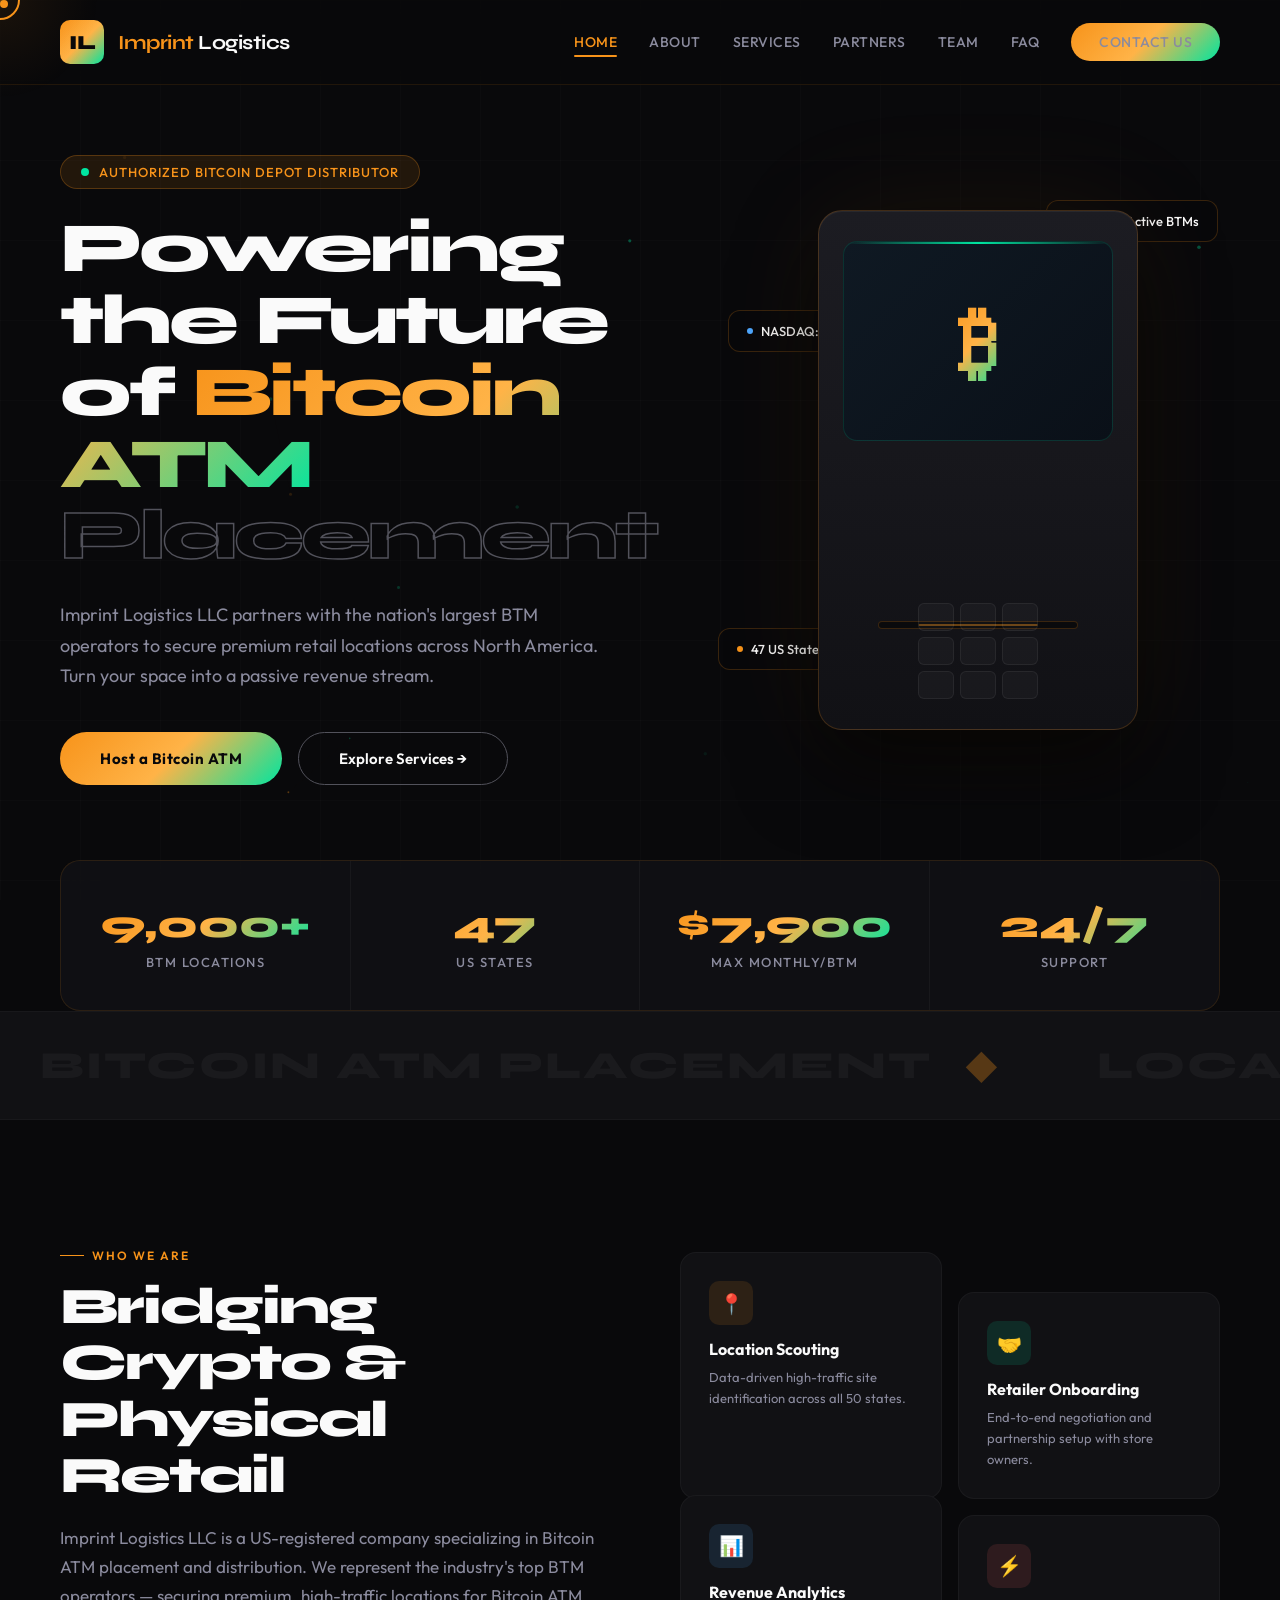
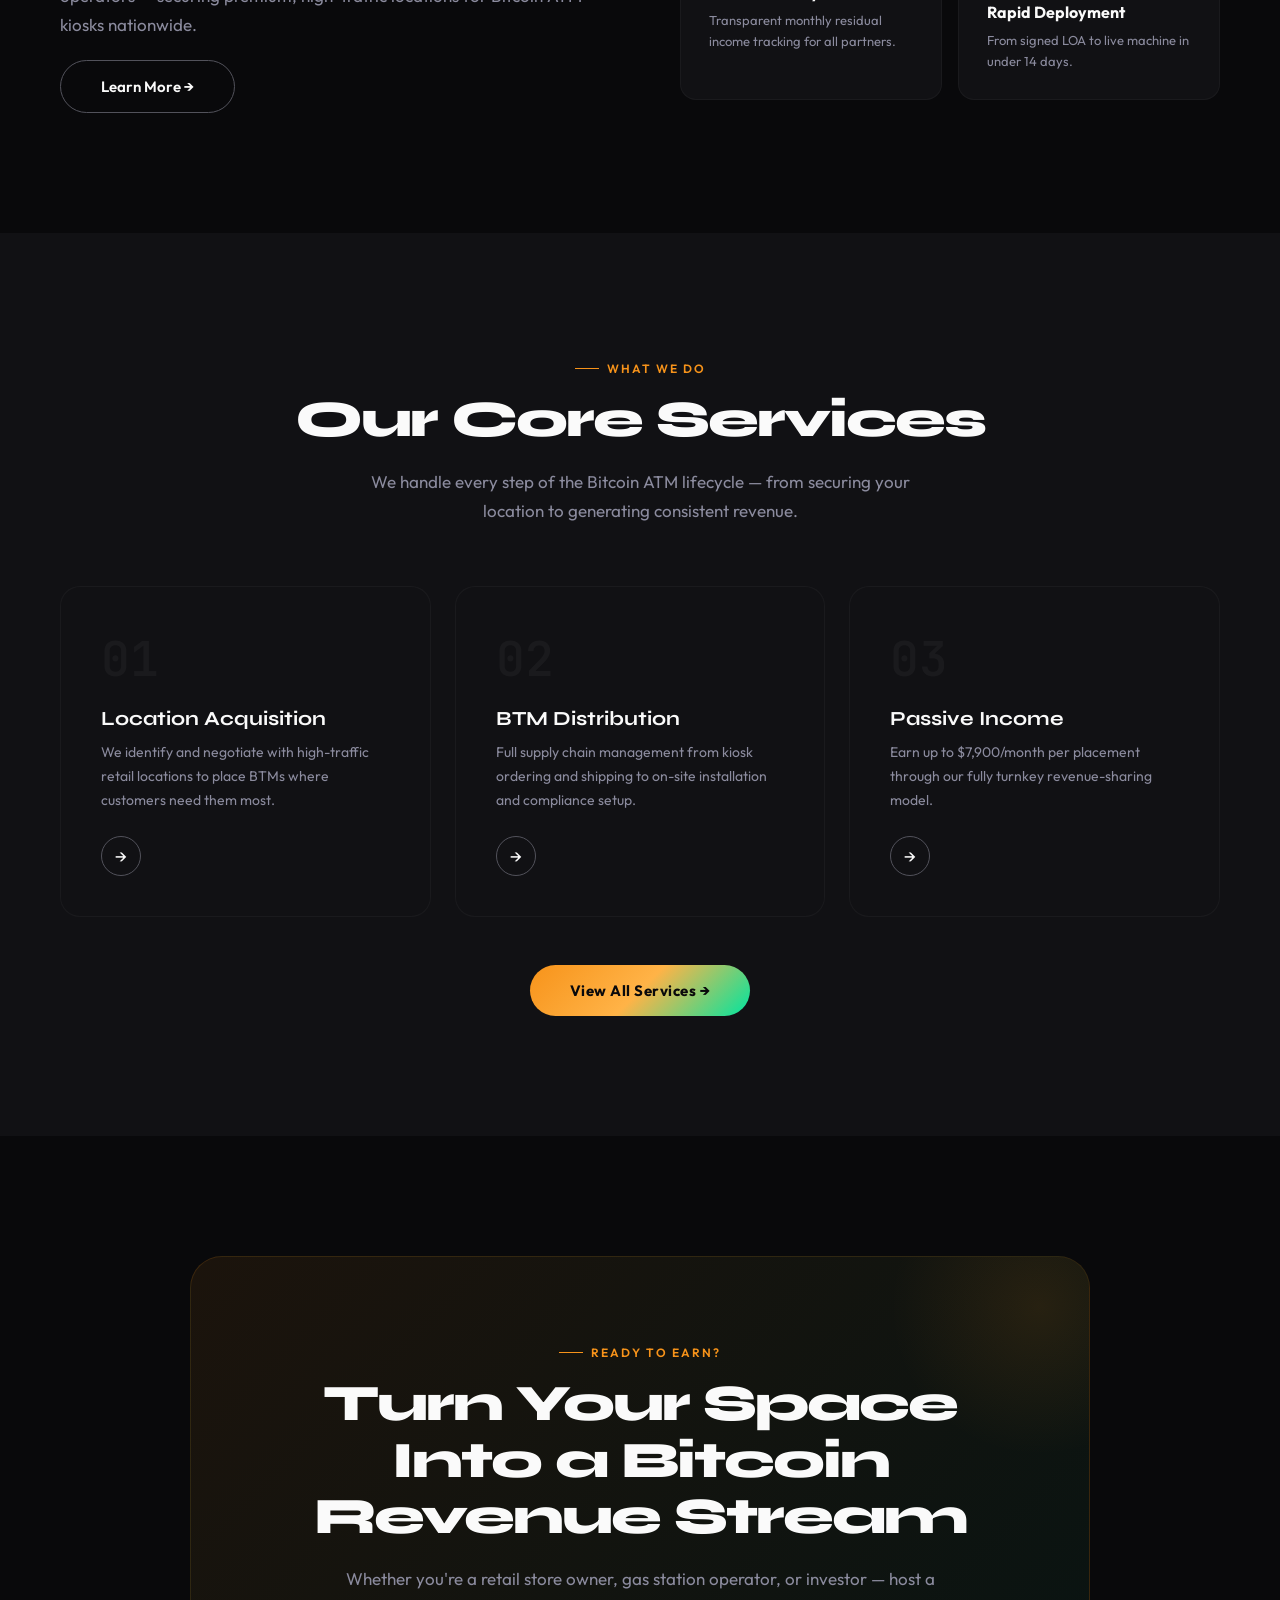
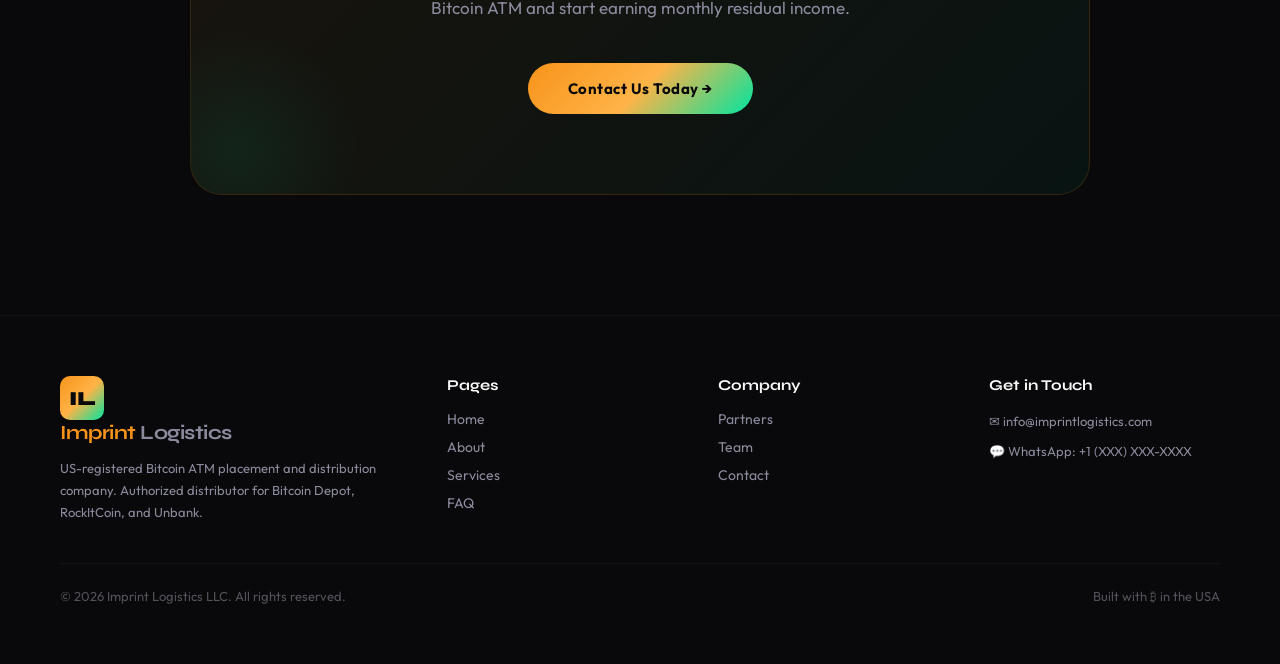
<file: index.html>
<!DOCTYPE html>
<html lang="en">
<head>
<meta charset="UTF-8">
<meta name="viewport" content="width=device-width, initial-scale=1.0">
<title>Imprint Logistics LLC — Bitcoin ATM Placement & Distribution</title>
<meta name="description" content="Imprint Logistics LLC is an authorized Bitcoin Depot distributor specializing in Bitcoin ATM placement across North America. Earn passive income hosting a BTM.">
<link rel="preconnect" href="https://fonts.googleapis.com">
<link href="https://fonts.googleapis.com/css2?family=Outfit:wght@300;400;500;600;700;800;900&family=Syne:wght@400;500;600;700;800&family=JetBrains+Mono:wght@400;500;600&display=swap" rel="stylesheet">
<link rel="stylesheet" href="css/style.css">
<style>
/* HOME HERO */
.hero{min-height:100vh;display:flex;align-items:center;position:relative;overflow:hidden;padding:140px 60px 100px}
.hero-grid{display:grid;grid-template-columns:1fr 1fr;gap:80px;align-items:center;width:100%;max-width:1400px;margin:0 auto;position:relative;z-index:2}
.hero-tag{display:inline-flex;align-items:center;gap:10px;background:rgba(247,147,26,.1);border:1px solid rgba(247,147,26,.25);border-radius:50px;padding:8px 20px;font-size:13px;font-weight:500;color:var(--gold);margin-bottom:24px;animation:fadeUp .8s ease both;letter-spacing:1px;text-transform:uppercase}
.hero-tag .pulse{width:8px;height:8px;background:var(--teal);border-radius:50%;animation:pulse 2s infinite}
@keyframes pulse{0%,100%{opacity:1;transform:scale(1)}50%{opacity:.4;transform:scale(.7)}}
.hero h1{font-family:'Syne';font-weight:900;font-size:clamp(42px,5.5vw,78px);line-height:1.02;letter-spacing:-3px;margin-bottom:28px;animation:fadeUp .8s .15s ease both}
.hero h1 .grad{background:var(--gradient);-webkit-background-clip:text;-webkit-text-fill-color:transparent;background-clip:text}
.hero h1 .outline{-webkit-text-stroke:1.5px var(--gray2);-webkit-text-fill-color:transparent}
.hero-desc{font-size:18px;line-height:1.7;color:var(--gray);max-width:540px;margin-bottom:40px;animation:fadeUp .8s .3s ease both}
.hero-btns{display:flex;gap:16px;animation:fadeUp .8s .45s ease both}
.hero-visual{position:relative;display:flex;justify-content:center;animation:fadeUp 1s .4s ease both}
.atm-container{position:relative;width:320px;height:520px}
.atm-body{width:100%;height:100%;background:linear-gradient(180deg,#1c1c22,#111115);border-radius:24px;border:1px solid rgba(247,147,26,.2);position:relative;overflow:hidden;box-shadow:0 40px 80px rgba(0,0,0,.6),0 0 120px rgba(247,147,26,.08),inset 0 1px 0 rgba(255,255,255,.05)}
.atm-screen{position:absolute;top:30px;left:24px;right:24px;height:200px;background:linear-gradient(135deg,#0f1923,#0a1018);border-radius:14px;border:1px solid rgba(0,229,160,.15);overflow:hidden}
.atm-screen::before{content:'₿';position:absolute;top:50%;left:50%;transform:translate(-50%,-50%);font-size:80px;font-weight:900;background:var(--gradient);-webkit-background-clip:text;-webkit-text-fill-color:transparent;animation:btcPulse 3s ease infinite}
@keyframes btcPulse{0%,100%{opacity:.3;transform:translate(-50%,-50%) scale(1)}50%{opacity:1;transform:translate(-50%,-50%) scale(1.05)}}
.atm-screen .scan-line{position:absolute;top:0;left:0;width:100%;height:2px;background:linear-gradient(90deg,transparent,var(--teal),transparent);animation:scanLine 3s linear infinite}
@keyframes scanLine{0%{top:-2px}100%{top:100%}}
.atm-slot{position:absolute;bottom:100px;left:50%;transform:translateX(-50%);width:200px;height:8px;background:#0a0a0c;border-radius:4px;border:1px solid rgba(247,147,26,.2)}
.atm-slot::after{content:'';position:absolute;top:50%;left:50%;transform:translate(-50%,-50%);width:60%;height:2px;background:var(--gold);opacity:.4;border-radius:2px}
.atm-keypad{position:absolute;bottom:30px;left:50%;transform:translateX(-50%);display:grid;grid-template-columns:repeat(3,1fr);gap:6px}
.atm-key{width:36px;height:28px;background:rgba(255,255,255,.03);border:1px solid rgba(255,255,255,.06);border-radius:6px}
.atm-floating-tag{position:absolute;background:rgba(9,9,11,.85);backdrop-filter:blur(12px);border:1px solid rgba(247,147,26,.2);border-radius:12px;padding:12px 18px;font-size:13px;font-weight:500;display:flex;align-items:center;gap:8px;animation:float 4s ease-in-out infinite;white-space:nowrap}
.atm-floating-tag:nth-child(1){top:-10px;right:-80px}
.atm-floating-tag:nth-child(2){bottom:60px;left:-100px;animation-delay:1.5s}
.atm-floating-tag:nth-child(3){top:100px;left:-90px;animation-delay:3s}
.atm-floating-tag .tag-dot{width:6px;height:6px;border-radius:50%;flex-shrink:0}
.atm-floating-tag .tag-dot.green{background:var(--teal)}
.atm-floating-tag .tag-dot.gold{background:var(--gold)}
.atm-floating-tag .tag-dot.blue{background:#4ea8ff}
@keyframes float{0%,100%{transform:translateY(0)}50%{transform:translateY(-12px)}}
.home-about{background:var(--bg)}
.home-about-grid{display:grid;grid-template-columns:1fr 1fr;gap:80px;align-items:center;max-width:var(--max-w);margin:0 auto}
.about-cards{display:grid;grid-template-columns:1fr 1fr;gap:16px}
.about-card{background:var(--bg2);border:1px solid rgba(255,255,255,.04);border-radius:16px;padding:28px;transition:all .4s}
.about-card:hover{border-color:rgba(247,147,26,.2);transform:translateY(-4px)}
.about-card:nth-child(2){margin-top:40px}
.about-card:nth-child(3){margin-top:-20px}
.about-card .ac-icon{width:44px;height:44px;border-radius:10px;display:flex;align-items:center;justify-content:center;font-size:20px;margin-bottom:14px}
.about-card:nth-child(1) .ac-icon{background:rgba(247,147,26,.12)}
.about-card:nth-child(2) .ac-icon{background:rgba(0,229,160,.12)}
.about-card:nth-child(3) .ac-icon{background:rgba(78,168,255,.12)}
.about-card:nth-child(4) .ac-icon{background:rgba(255,100,100,.12)}
.about-card h3{font-weight:700;font-size:16px;margin-bottom:8px}
.about-card p{font-size:13px;color:var(--gray);line-height:1.6}
.home-services{background:var(--bg2)}
.services-grid{max-width:var(--max-w);margin:0 auto;display:grid;grid-template-columns:repeat(3,1fr);gap:24px}
@media(max-width:1024px){
  .hero{padding:120px 24px 80px}
  .hero-grid{grid-template-columns:1fr;gap:40px;text-align:center}
  .hero-desc{margin:0 auto 40px}
  .hero-btns{justify-content:center}
  .hero-visual{order:-1}
  .home-about-grid{grid-template-columns:1fr;gap:40px;text-align:center}
  .services-grid{grid-template-columns:1fr}
}
</style>
</head>
<body>

<div class="cursor-dot"></div>
<div class="cursor-ring"></div>
<div class="cursor-glow"></div>
<canvas id="particles"></canvas>
<div class="grid-overlay"></div>

<!-- NAV -->
<nav>
  <a href="index.html" class="nav-logo"><div class="logo-icon">IL</div><span><em>Imprint</em> Logistics</span></a>
  <div class="nav-links">
    <a href="index.html" class="active">Home</a>
    <a href="pages/about.html">About</a>
    <a href="pages/services.html">Services</a>
    <a href="pages/partners.html">Partners</a>
    <a href="pages/team.html">Team</a>
    <a href="pages/faq.html">FAQ</a>
    <a href="pages/contact.html" class="nav-cta">Contact Us</a>
  </div>
  <button class="hamburger" aria-label="Menu"><span></span><span></span><span></span></button>
</nav>
<div class="mobile-menu">
  <button class="mobile-close">✕</button>
  <a href="index.html">Home</a><a href="pages/about.html">About</a><a href="pages/services.html">Services</a><a href="pages/partners.html">Partners</a><a href="pages/team.html">Team</a><a href="pages/faq.html">FAQ</a><a href="pages/contact.html">Contact</a>
</div>

<!-- HERO -->
<section class="hero">
  <div class="hero-grid">
    <div>
      <div class="hero-tag"><span class="pulse"></span> Authorized Bitcoin Depot Distributor</div>
      <h1>Powering the Future of <span class="grad">Bitcoin ATM</span> <span class="outline">Placement</span></h1>
      <p class="hero-desc">Imprint Logistics LLC partners with the nation's largest BTM operators to secure premium retail locations across North America. Turn your space into a passive revenue stream.</p>
      <div class="hero-btns">
        <a href="pages/contact.html" class="btn-primary">Host a Bitcoin ATM</a>
        <a href="pages/services.html" class="btn-outline">Explore Services →</a>
      </div>
    </div>
    <div class="hero-visual">
      <div class="atm-container">
        <div class="atm-floating-tag"><span class="tag-dot green"></span> 9,000+ Active BTMs</div>
        <div class="atm-floating-tag"><span class="tag-dot gold"></span> 47 US States</div>
        <div class="atm-floating-tag"><span class="tag-dot blue"></span> NASDAQ: BTM</div>
        <div class="atm-body">
          <div class="atm-screen"><div class="scan-line"></div></div>
          <div class="atm-slot"></div>
          <div class="atm-keypad"><div class="atm-key"></div><div class="atm-key"></div><div class="atm-key"></div><div class="atm-key"></div><div class="atm-key"></div><div class="atm-key"></div><div class="atm-key"></div><div class="atm-key"></div><div class="atm-key"></div></div>
        </div>
      </div>
    </div>
  </div>
</section>

<!-- STATS -->
<div class="stats-bar reveal">
  <div class="stats-inner">
    <div class="stat-item"><div class="stat-num">9,000+</div><div class="stat-label">BTM Locations</div></div>
    <div class="stat-item"><div class="stat-num">47</div><div class="stat-label">US States</div></div>
    <div class="stat-item"><div class="stat-num">$7,900</div><div class="stat-label">Max Monthly/BTM</div></div>
    <div class="stat-item"><div class="stat-num">24/7</div><div class="stat-label">Support</div></div>
  </div>
</div>

<!-- MARQUEE -->
<div class="marquee-section">
  <div class="marquee-track">
    <span class="marquee-item">Bitcoin ATM Placement <span class="sep">◆</span></span>
    <span class="marquee-item">Location Acquisition <span class="sep">◆</span></span>
    <span class="marquee-item">Revenue Generation <span class="sep">◆</span></span>
    <span class="marquee-item">Retail Partnerships <span class="sep">◆</span></span>
    <span class="marquee-item">Turnkey Solutions <span class="sep">◆</span></span>
    <span class="marquee-item">Bitcoin ATM Placement <span class="sep">◆</span></span>
    <span class="marquee-item">Location Acquisition <span class="sep">◆</span></span>
    <span class="marquee-item">Revenue Generation <span class="sep">◆</span></span>
    <span class="marquee-item">Retail Partnerships <span class="sep">◆</span></span>
    <span class="marquee-item">Turnkey Solutions <span class="sep">◆</span></span>
  </div>
</div>

<!-- ABOUT PREVIEW -->
<section class="home-about">
  <div class="home-about-grid">
    <div class="reveal">
      <div class="section-tag">Who We Are</div>
      <h2 class="section-title">Bridging Crypto & Physical Retail</h2>
      <p class="section-desc">Imprint Logistics LLC is a US-registered company specializing in Bitcoin ATM placement and distribution. We represent the industry's top BTM operators — securing premium, high-traffic locations for Bitcoin ATM kiosks nationwide.</p>
      <br><a href="pages/about.html" class="btn-outline">Learn More →</a>
    </div>
    <div class="about-cards reveal">
      <div class="about-card"><div class="ac-icon">📍</div><h3>Location Scouting</h3><p>Data-driven high-traffic site identification across all 50 states.</p></div>
      <div class="about-card"><div class="ac-icon">🤝</div><h3>Retailer Onboarding</h3><p>End-to-end negotiation and partnership setup with store owners.</p></div>
      <div class="about-card"><div class="ac-icon">📊</div><h3>Revenue Analytics</h3><p>Transparent monthly residual income tracking for all partners.</p></div>
      <div class="about-card"><div class="ac-icon">⚡</div><h3>Rapid Deployment</h3><p>From signed LOA to live machine in under 14 days.</p></div>
    </div>
  </div>
</section>

<!-- SERVICES PREVIEW -->
<section class="home-services">
  <div class="section-center reveal" style="margin-bottom:60px">
    <div class="section-tag">What We Do</div>
    <h2 class="section-title">Our Core Services</h2>
    <p class="section-desc">We handle every step of the Bitcoin ATM lifecycle — from securing your location to generating consistent revenue.</p>
  </div>
  <div class="services-grid">
    <div class="card reveal"><div class="num">01</div><h3>Location Acquisition</h3><p>We identify and negotiate with high-traffic retail locations to place BTMs where customers need them most.</p><div class="arrow">→</div></div>
    <div class="card reveal"><div class="num">02</div><h3>BTM Distribution</h3><p>Full supply chain management from kiosk ordering and shipping to on-site installation and compliance setup.</p><div class="arrow">→</div></div>
    <div class="card reveal"><div class="num">03</div><h3>Passive Income</h3><p>Earn up to $7,900/month per placement through our fully turnkey revenue-sharing model.</p><div class="arrow">→</div></div>
  </div>
  <div style="text-align:center;margin-top:48px" class="reveal"><a href="pages/services.html" class="btn-primary">View All Services →</a></div>
</section>

<!-- CTA -->
<section style="background:var(--bg)">
  <div class="cta-box reveal">
    <div class="section-tag">Ready to Earn?</div>
    <h2 class="section-title">Turn Your Space Into a Bitcoin Revenue Stream</h2>
    <p class="section-desc">Whether you're a retail store owner, gas station operator, or investor — host a Bitcoin ATM and start earning monthly residual income.</p>
    <a href="pages/contact.html" class="btn-primary">Contact Us Today →</a>
  </div>
</section>

<!-- FOOTER -->
<footer>
  <div class="footer-inner">
    <div class="footer-col">
      <a href="index.html" class="nav-logo" style="margin-bottom:12px"><div class="logo-icon">IL</div><span><em>Imprint</em> Logistics</span></a>
      <p>US-registered Bitcoin ATM placement and distribution company. Authorized distributor for Bitcoin Depot, RockItCoin, and Unbank.</p>
    </div>
    <div class="footer-col">
      <h4>Pages</h4>
      <a href="index.html">Home</a><a href="pages/about.html">About</a><a href="pages/services.html">Services</a><a href="pages/faq.html">FAQ</a>
    </div>
    <div class="footer-col">
      <h4>Company</h4>
      <a href="pages/partners.html">Partners</a><a href="pages/team.html">Team</a><a href="pages/contact.html">Contact</a>
    </div>
    <div class="footer-col">
      <h4>Get in Touch</h4>
      <p>✉ info@imprintlogistics.com</p>
      <p style="margin-top:8px">💬 WhatsApp: +1 (XXX) XXX-XXXX</p>
    </div>
  </div>
  <div class="footer-bottom"><p>© 2026 Imprint Logistics LLC. All rights reserved.</p><p>Built with ₿ in the USA</p></div>
</footer>

<script src="js/main.js"></script>
</body>
</html>
</file>
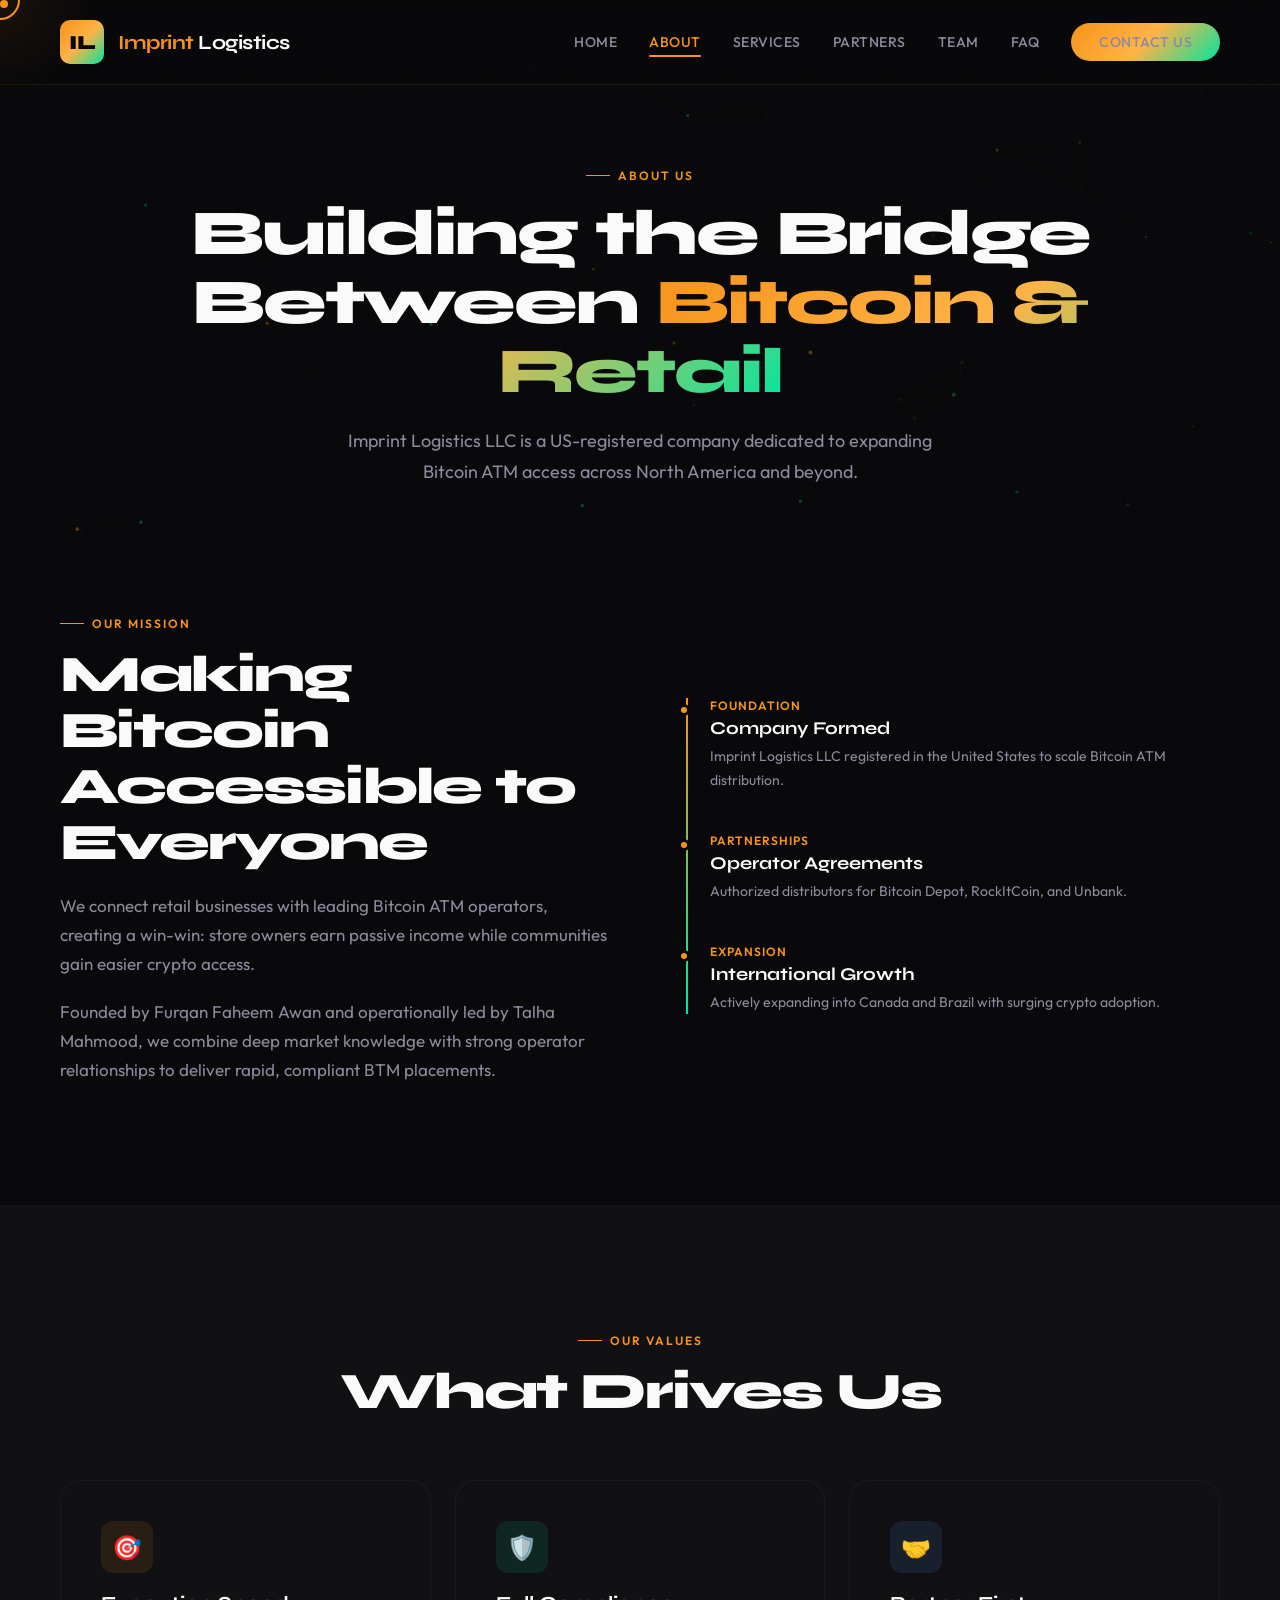
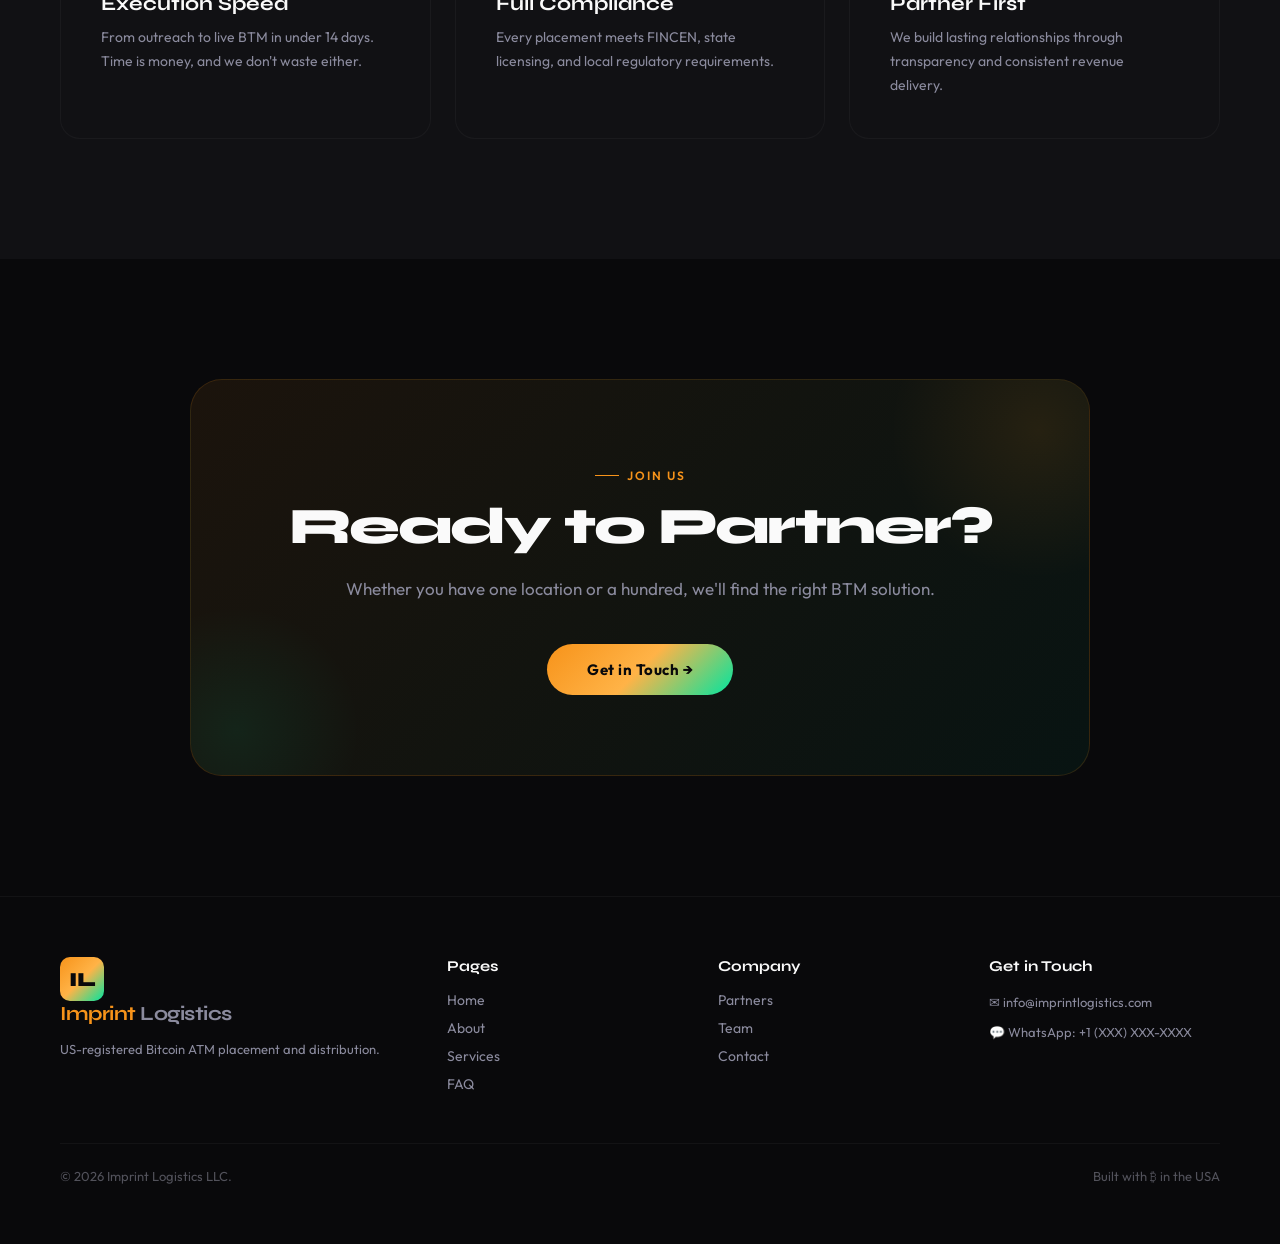
<file: pages/about.html>
<!DOCTYPE html>
<html lang="en">
<head>
<meta charset="UTF-8"><meta name="viewport" content="width=device-width, initial-scale=1.0">
<title>About — Imprint Logistics LLC</title>
<link rel="preconnect" href="https://fonts.googleapis.com">
<link href="https://fonts.googleapis.com/css2?family=Outfit:wght@300;400;500;600;700;800;900&family=Syne:wght@400;500;600;700;800&family=JetBrains+Mono:wght@400;500;600&display=swap" rel="stylesheet">
<link rel="stylesheet" href="../css/style.css">
<style>
.timeline{max-width:800px;margin:60px auto 0;position:relative;padding-left:40px}
.timeline::before{content:'';position:absolute;left:16px;top:0;bottom:0;width:2px;background:linear-gradient(180deg,var(--gold),var(--teal))}
.tl-item{margin-bottom:40px;position:relative}
.tl-item::before{content:'';position:absolute;left:-32px;top:6px;width:12px;height:12px;border-radius:50%;background:var(--gold);border:3px solid var(--bg)}
.tl-item h3{font-family:'Syne';font-weight:700;font-size:18px;margin-bottom:6px}
.tl-item p{font-size:14px;color:var(--gray);line-height:1.7}
.tl-item .tl-tag{font-size:12px;color:var(--gold);font-weight:600;text-transform:uppercase;letter-spacing:1px;margin-bottom:4px}
.values-grid{max-width:var(--max-w);margin:0 auto;display:grid;grid-template-columns:repeat(3,1fr);gap:24px}
.about-split{display:grid;grid-template-columns:1fr 1fr;gap:60px;align-items:center;max-width:var(--max-w);margin:0 auto}
@media(max-width:1024px){.values-grid,.about-split{grid-template-columns:1fr}}
</style>
</head>
<body>
<div class="cursor-dot"></div><div class="cursor-ring"></div><div class="cursor-glow"></div>
<canvas id="particles"></canvas><div class="grid-overlay"></div>
<nav>
  <a href="../index.html" class="nav-logo"><div class="logo-icon">IL</div><span><em>Imprint</em> Logistics</span></a>
  <div class="nav-links"><a href="../index.html">Home</a><a href="about.html" class="active">About</a><a href="services.html">Services</a><a href="partners.html">Partners</a><a href="team.html">Team</a><a href="faq.html">FAQ</a><a href="contact.html" class="nav-cta">Contact Us</a></div>
  <button class="hamburger" aria-label="Menu"><span></span><span></span><span></span></button>
</nav>
<div class="mobile-menu"><button class="mobile-close">✕</button><a href="../index.html">Home</a><a href="about.html">About</a><a href="services.html">Services</a><a href="partners.html">Partners</a><a href="team.html">Team</a><a href="faq.html">FAQ</a><a href="contact.html">Contact</a></div>

<div class="page-hero">
  <div class="section-tag">About Us</div>
  <h1>Building the Bridge Between <span class="grad">Bitcoin & Retail</span></h1>
  <p>Imprint Logistics LLC is a US-registered company dedicated to expanding Bitcoin ATM access across North America and beyond.</p>
</div>

<section style="background:var(--bg);padding-top:40px">
  <div class="about-split reveal">
    <div>
      <div class="section-tag">Our Mission</div>
      <h2 class="section-title">Making Bitcoin Accessible to Everyone</h2>
      <p class="section-desc">We connect retail businesses with leading Bitcoin ATM operators, creating a win-win: store owners earn passive income while communities gain easier crypto access.</p>
      <br><p class="section-desc">Founded by Furqan Faheem Awan and operationally led by Talha Mahmood, we combine deep market knowledge with strong operator relationships to deliver rapid, compliant BTM placements.</p>
    </div>
    <div>
      <div class="timeline">
        <div class="tl-item"><div class="tl-tag">Foundation</div><h3>Company Formed</h3><p>Imprint Logistics LLC registered in the United States to scale Bitcoin ATM distribution.</p></div>
        <div class="tl-item"><div class="tl-tag">Partnerships</div><h3>Operator Agreements</h3><p>Authorized distributors for Bitcoin Depot, RockItCoin, and Unbank.</p></div>
        <div class="tl-item"><div class="tl-tag">Expansion</div><h3>International Growth</h3><p>Actively expanding into Canada and Brazil with surging crypto adoption.</p></div>
      </div>
    </div>
  </div>
</section>

<section style="background:var(--bg2)">
  <div class="section-center reveal" style="margin-bottom:60px"><div class="section-tag">Our Values</div><h2 class="section-title">What Drives Us</h2></div>
  <div class="values-grid">
    <div class="card reveal"><div class="card-icon">🎯</div><h3>Execution Speed</h3><p>From outreach to live BTM in under 14 days. Time is money, and we don't waste either.</p></div>
    <div class="card reveal"><div class="card-icon teal">🛡️</div><h3>Full Compliance</h3><p>Every placement meets FINCEN, state licensing, and local regulatory requirements.</p></div>
    <div class="card reveal"><div class="card-icon blue">🤝</div><h3>Partner First</h3><p>We build lasting relationships through transparency and consistent revenue delivery.</p></div>
  </div>
</section>

<section style="background:var(--bg)"><div class="cta-box reveal"><div class="section-tag">Join Us</div><h2 class="section-title">Ready to Partner?</h2><p class="section-desc">Whether you have one location or a hundred, we'll find the right BTM solution.</p><a href="contact.html" class="btn-primary">Get in Touch →</a></div></section>

<footer><div class="footer-inner"><div class="footer-col"><a href="../index.html" class="nav-logo" style="margin-bottom:12px"><div class="logo-icon">IL</div><span><em>Imprint</em> Logistics</span></a><p>US-registered Bitcoin ATM placement and distribution.</p></div><div class="footer-col"><h4>Pages</h4><a href="../index.html">Home</a><a href="about.html">About</a><a href="services.html">Services</a><a href="faq.html">FAQ</a></div><div class="footer-col"><h4>Company</h4><a href="partners.html">Partners</a><a href="team.html">Team</a><a href="contact.html">Contact</a></div><div class="footer-col"><h4>Get in Touch</h4><p>✉ info@imprintlogistics.com</p><p style="margin-top:8px">💬 WhatsApp: +1 (XXX) XXX-XXXX</p></div></div><div class="footer-bottom"><p>© 2026 Imprint Logistics LLC.</p><p>Built with ₿ in the USA</p></div></footer>
<script src="../js/main.js"></script>
</body></html>
</file>
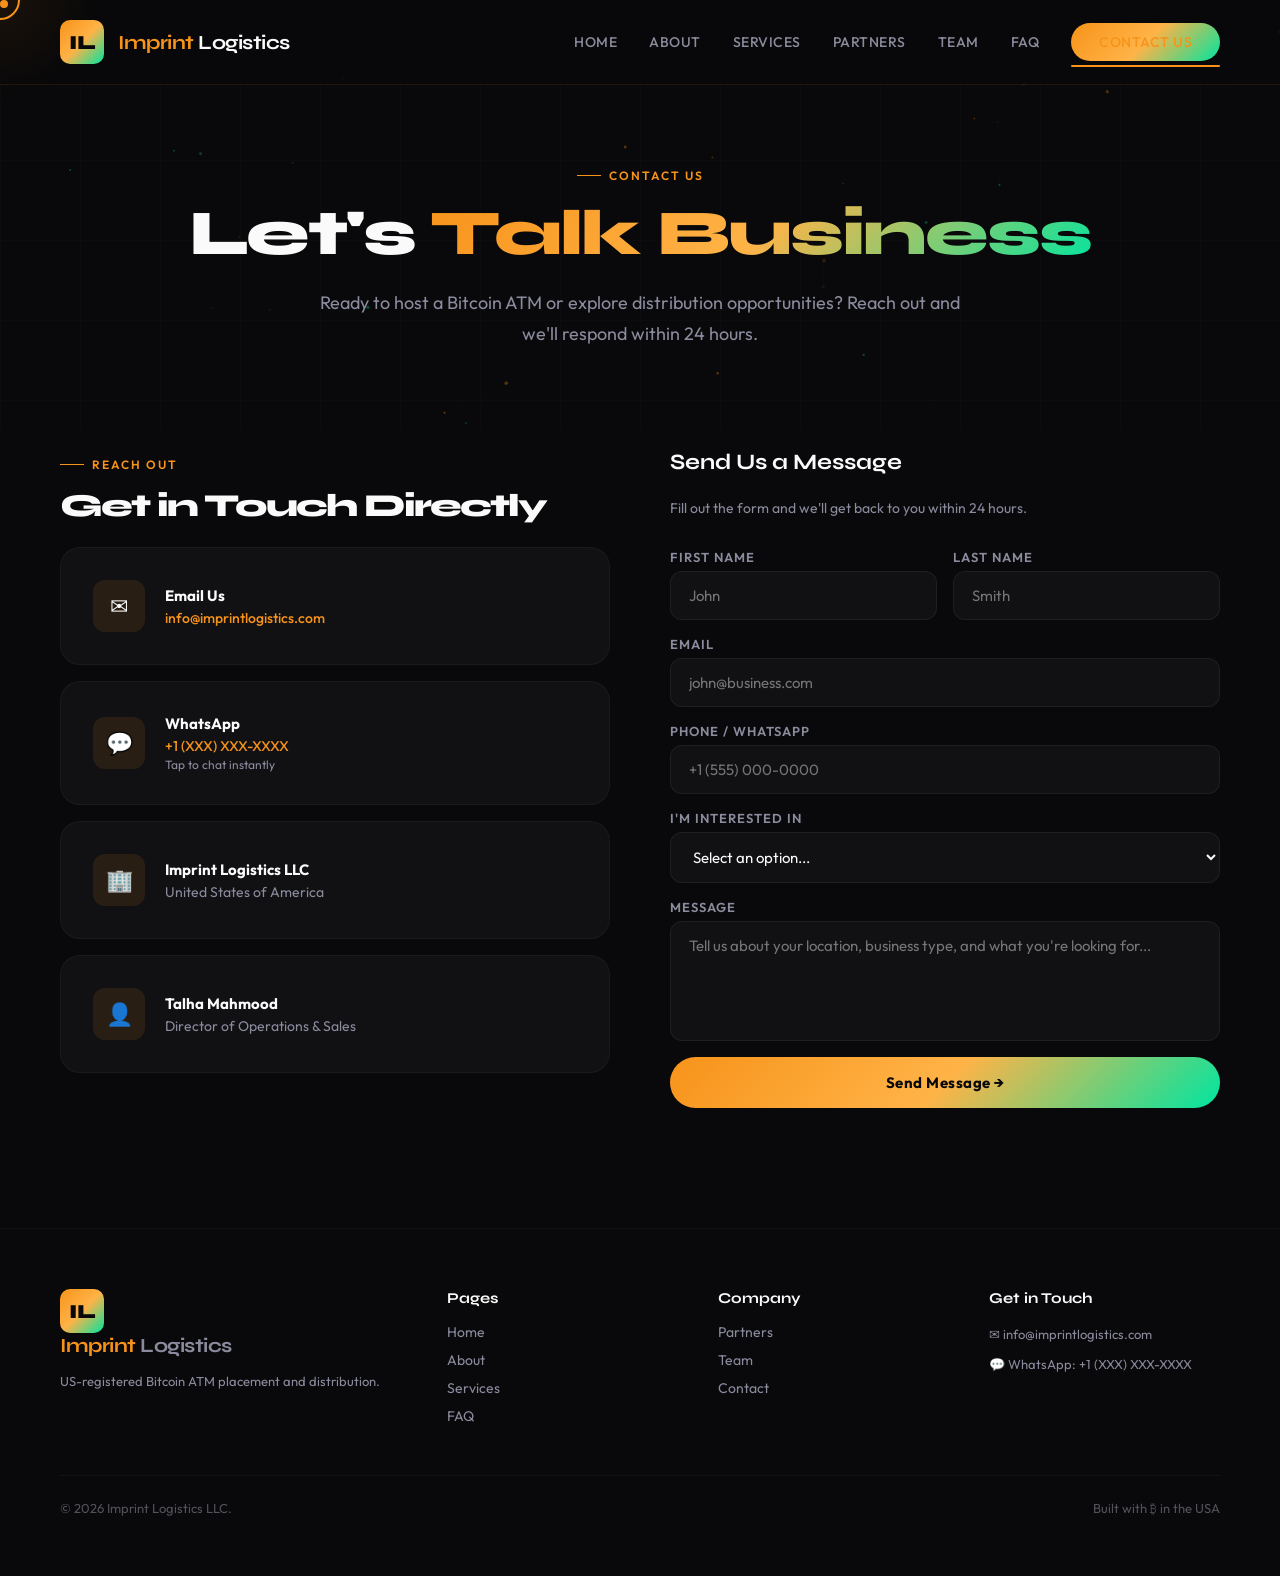
<file: pages/contact.html>
<!DOCTYPE html>
<html lang="en">
<head>
<meta charset="UTF-8"><meta name="viewport" content="width=device-width, initial-scale=1.0">
<title>Contact — Imprint Logistics LLC</title>
<link rel="preconnect" href="https://fonts.googleapis.com">
<link href="https://fonts.googleapis.com/css2?family=Outfit:wght@300;400;500;600;700;800;900&family=Syne:wght@400;500;600;700;800&family=JetBrains+Mono:wght@400;500;600&display=swap" rel="stylesheet">
<link rel="stylesheet" href="../css/style.css">
</head>
<body>
<div class="cursor-dot"></div><div class="cursor-ring"></div><div class="cursor-glow"></div>
<canvas id="particles"></canvas><div class="grid-overlay"></div>
<nav><a href="../index.html" class="nav-logo"><div class="logo-icon">IL</div><span><em>Imprint</em> Logistics</span></a><div class="nav-links"><a href="../index.html">Home</a><a href="about.html">About</a><a href="services.html">Services</a><a href="partners.html">Partners</a><a href="team.html">Team</a><a href="faq.html">FAQ</a><a href="contact.html" class="nav-cta active">Contact Us</a></div><button class="hamburger" aria-label="Menu"><span></span><span></span><span></span></button></nav>
<div class="mobile-menu"><button class="mobile-close">✕</button><a href="../index.html">Home</a><a href="about.html">About</a><a href="services.html">Services</a><a href="partners.html">Partners</a><a href="team.html">Team</a><a href="faq.html">FAQ</a><a href="contact.html">Contact</a></div>

<div class="page-hero"><div class="section-tag">Contact Us</div><h1>Let's <span class="grad">Talk Business</span></h1><p>Ready to host a Bitcoin ATM or explore distribution opportunities? Reach out and we'll respond within 24 hours.</p></div>

<section style="background:var(--bg);padding-top:20px">
  <div class="contact-grid reveal">
    <div>
      <div class="section-tag">Reach Out</div>
      <h2 class="section-title" style="font-size:32px;margin-bottom:24px">Get in Touch Directly</h2>

      <div class="contact-info-card">
        <div class="c-icon">✉</div>
        <div><h4>Email Us</h4><p><a href="mailto:info@imprintlogistics.com">info@imprintlogistics.com</a></p></div>
      </div>

      <div class="contact-info-card">
        <div class="c-icon">💬</div>
        <div><h4>WhatsApp</h4><p><a href="https://wa.me/1XXXXXXXXXX" target="_blank">+1 (XXX) XXX-XXXX</a></p><p style="font-size:12px;margin-top:2px">Tap to chat instantly</p></div>
      </div>

      <div class="contact-info-card">
        <div class="c-icon">🏢</div>
        <div><h4>Imprint Logistics LLC</h4><p>United States of America</p></div>
      </div>

      <div class="contact-info-card">
        <div class="c-icon">👤</div>
        <div><h4>Talha Mahmood</h4><p>Director of Operations & Sales</p></div>
      </div>
    </div>

    <div>
      <div class="contact-form">
        <h3 style="font-family:'Syne';font-weight:700;font-size:22px;margin-bottom:8px">Send Us a Message</h3>
        <p style="font-size:14px;color:var(--gray);margin-bottom:16px">Fill out the form and we'll get back to you within 24 hours.</p>
        <div class="form-row">
          <div class="form-group"><label>First Name</label><input type="text" placeholder="John"></div>
          <div class="form-group"><label>Last Name</label><input type="text" placeholder="Smith"></div>
        </div>
        <div class="form-group"><label>Email</label><input type="email" placeholder="john@business.com"></div>
        <div class="form-group"><label>Phone / WhatsApp</label><input type="tel" placeholder="+1 (555) 000-0000"></div>
        <div class="form-group">
          <label>I'm interested in</label>
          <select>
            <option value="">Select an option...</option>
            <option>Hosting a Bitcoin ATM at my location</option>
            <option>Multi-location BTM placement</option>
            <option>BTM Distribution partnership</option>
            <option>Profit sharing / Investment</option>
            <option>International expansion</option>
            <option>Other inquiry</option>
          </select>
        </div>
        <div class="form-group"><label>Message</label><textarea placeholder="Tell us about your location, business type, and what you're looking for..."></textarea></div>
        <button class="btn-primary" style="width:100%;justify-content:center" onclick="alert('Thank you! We will be in touch within 24 hours.')">Send Message →</button>
      </div>
    </div>
  </div>
</section>

<footer><div class="footer-inner"><div class="footer-col"><a href="../index.html" class="nav-logo" style="margin-bottom:12px"><div class="logo-icon">IL</div><span><em>Imprint</em> Logistics</span></a><p>US-registered Bitcoin ATM placement and distribution.</p></div><div class="footer-col"><h4>Pages</h4><a href="../index.html">Home</a><a href="about.html">About</a><a href="services.html">Services</a><a href="faq.html">FAQ</a></div><div class="footer-col"><h4>Company</h4><a href="partners.html">Partners</a><a href="team.html">Team</a><a href="contact.html">Contact</a></div><div class="footer-col"><h4>Get in Touch</h4><p>✉ info@imprintlogistics.com</p><p style="margin-top:8px">💬 WhatsApp: +1 (XXX) XXX-XXXX</p></div></div><div class="footer-bottom"><p>© 2026 Imprint Logistics LLC.</p><p>Built with ₿ in the USA</p></div></footer>
<script src="../js/main.js"></script>
</body></html>
</file>
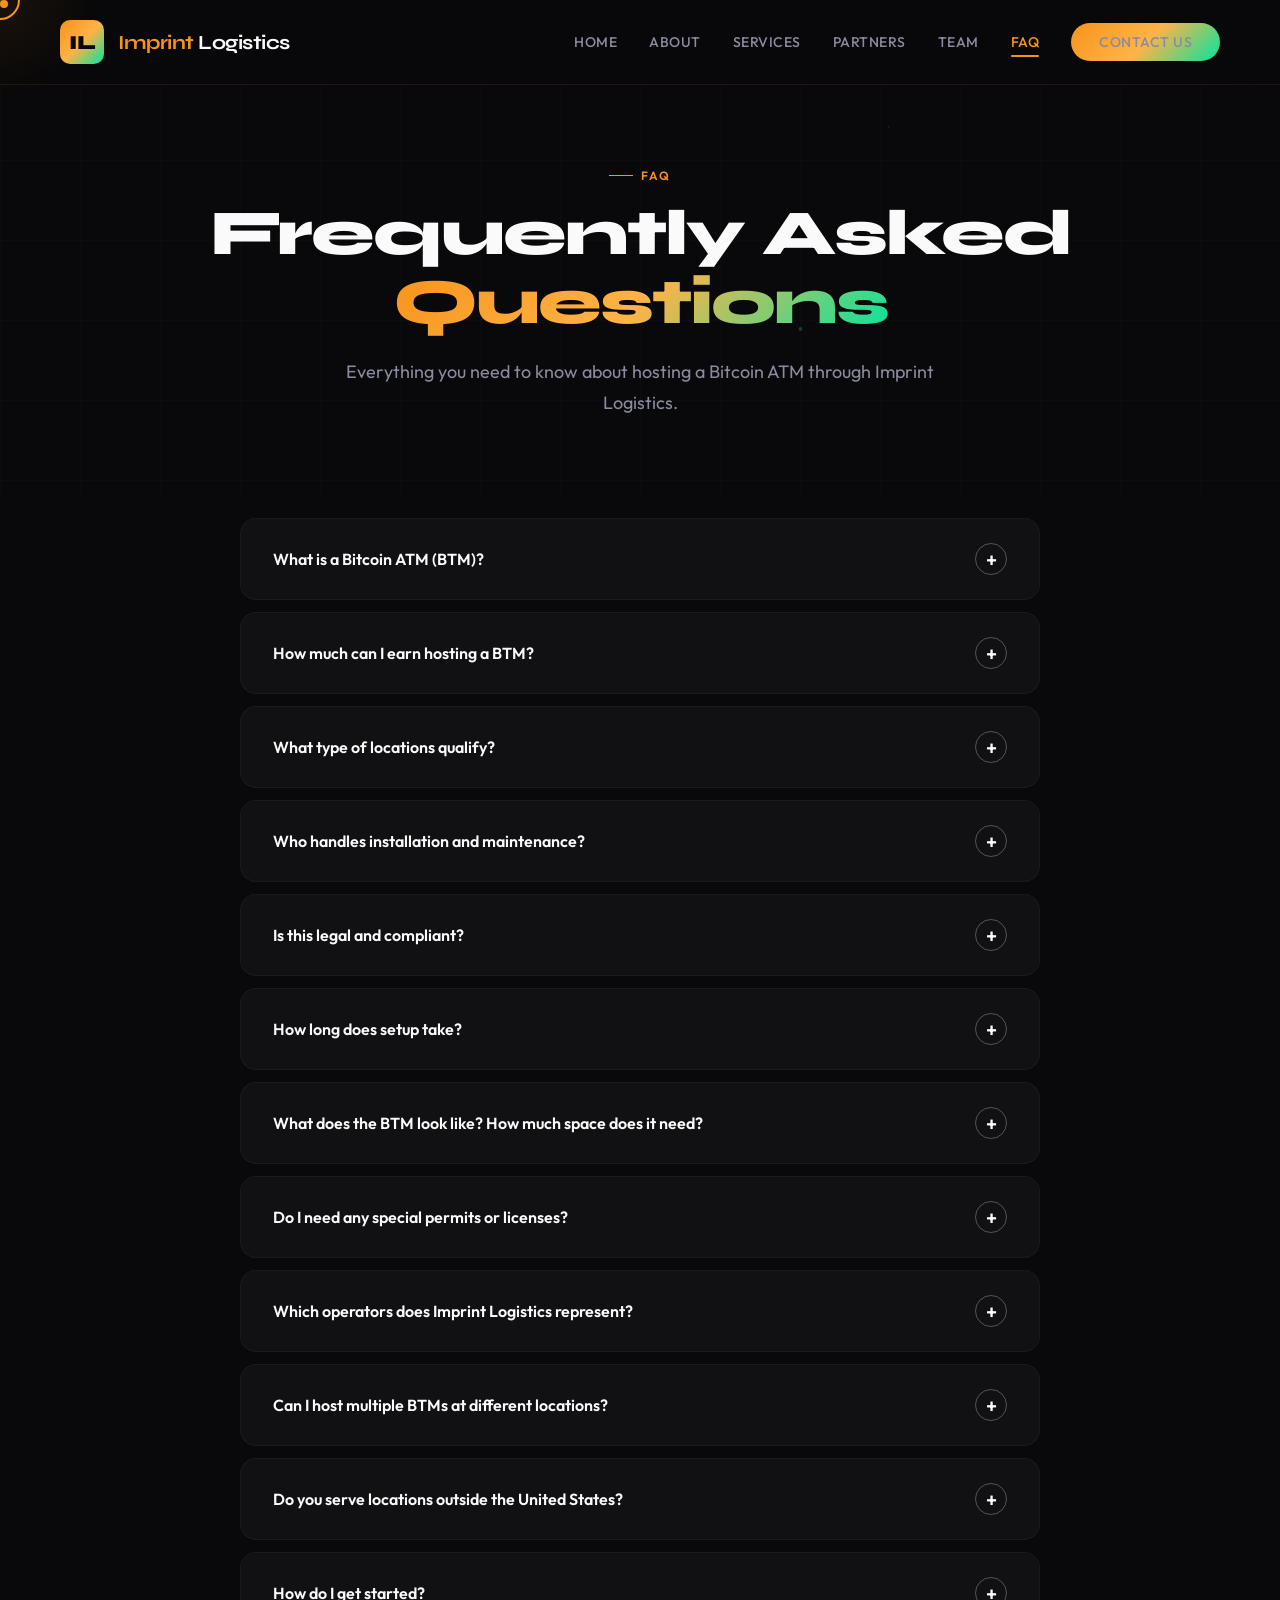
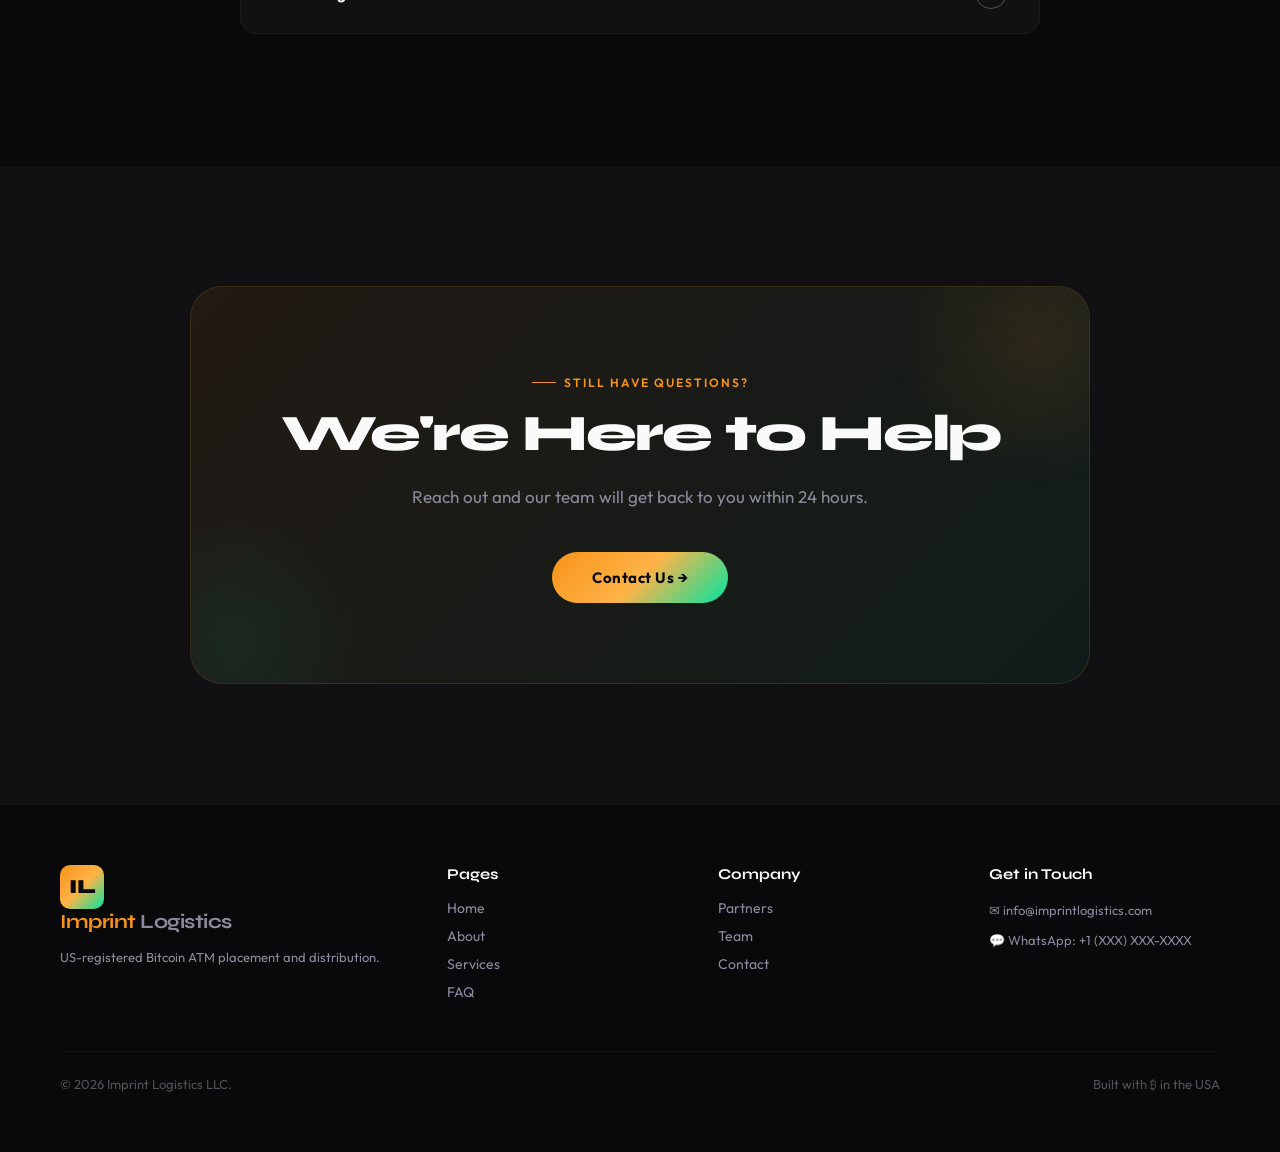
<file: pages/faq.html>
<!DOCTYPE html>
<html lang="en">
<head>
<meta charset="UTF-8"><meta name="viewport" content="width=device-width, initial-scale=1.0">
<title>FAQ — Imprint Logistics LLC</title>
<link rel="preconnect" href="https://fonts.googleapis.com">
<link href="https://fonts.googleapis.com/css2?family=Outfit:wght@300;400;500;600;700;800;900&family=Syne:wght@400;500;600;700;800&family=JetBrains+Mono:wght@400;500;600&display=swap" rel="stylesheet">
<link rel="stylesheet" href="../css/style.css">
</head>
<body>
<div class="cursor-dot"></div><div class="cursor-ring"></div><div class="cursor-glow"></div>
<canvas id="particles"></canvas><div class="grid-overlay"></div>
<nav><a href="../index.html" class="nav-logo"><div class="logo-icon">IL</div><span><em>Imprint</em> Logistics</span></a><div class="nav-links"><a href="../index.html">Home</a><a href="about.html">About</a><a href="services.html">Services</a><a href="partners.html">Partners</a><a href="team.html">Team</a><a href="faq.html" class="active">FAQ</a><a href="contact.html" class="nav-cta">Contact Us</a></div><button class="hamburger" aria-label="Menu"><span></span><span></span><span></span></button></nav>
<div class="mobile-menu"><button class="mobile-close">✕</button><a href="../index.html">Home</a><a href="about.html">About</a><a href="services.html">Services</a><a href="partners.html">Partners</a><a href="team.html">Team</a><a href="faq.html">FAQ</a><a href="contact.html">Contact</a></div>

<div class="page-hero"><div class="section-tag">FAQ</div><h1>Frequently Asked <span class="grad">Questions</span></h1><p>Everything you need to know about hosting a Bitcoin ATM through Imprint Logistics.</p></div>

<section style="background:var(--bg);padding-top:20px">
  <div class="faq-list reveal">

    <div class="faq-item"><div class="faq-q">What is a Bitcoin ATM (BTM)?<span class="faq-toggle">+</span></div><div class="faq-a"><div class="faq-a-inner">A Bitcoin ATM (or BTM) is a kiosk that allows customers to buy Bitcoin and other cryptocurrencies using cash. It works similarly to a traditional ATM, but instead of dispensing cash, it sends Bitcoin directly to the customer's digital wallet. BTMs are typically found in convenience stores, gas stations, and other high-traffic retail locations.</div></div></div>

    <div class="faq-item"><div class="faq-q">How much can I earn hosting a BTM?<span class="faq-toggle">+</span></div><div class="faq-a"><div class="faq-a-inner">Revenue varies based on location, foot traffic, and transaction volume. With our partners like Bitcoin Depot, hosts can earn up to $7,900 per month per machine through residual revenue sharing. Most locations begin generating income within the first month of activation.</div></div></div>

    <div class="faq-item"><div class="faq-q">What type of locations qualify?<span class="faq-toggle">+</span></div><div class="faq-a"><div class="faq-a-inner">Ideal locations include convenience stores, gas stations, smoke shops, laundromats, check cashing stores, grocery stores, liquor stores, and any retail location with high foot traffic and long operating hours. We evaluate each location based on demographics, traffic patterns, and revenue potential before placement.</div></div></div>

    <div class="faq-item"><div class="faq-q">Who handles installation and maintenance?<span class="faq-toggle">+</span></div><div class="faq-a"><div class="faq-a-inner">Everything is handled for you. Our operator partners manage shipping, professional installation, cash logistics, software updates, and 24/7 technical monitoring. As a host, you have zero management responsibilities — it's truly passive income.</div></div></div>

    <div class="faq-item"><div class="faq-q">Is this legal and compliant?<span class="faq-toggle">+</span></div><div class="faq-a"><div class="faq-a-inner">Absolutely. All our operator partners — Bitcoin Depot, RockItCoin, and Unbank — are registered money services businesses with FINCEN and hold money transmission licenses in all required states. They comply with all applicable federal, state, and local regulations including KYC/AML requirements.</div></div></div>

    <div class="faq-item"><div class="faq-q">How long does setup take?<span class="faq-toggle">+</span></div><div class="faq-a"><div class="faq-a-inner">Our typical deployment timeline is under 14 days from signed Letter of Authorization (LOA) to live machine. This includes site assessment, shipping, professional installation, and activation. Some locations can go live even faster.</div></div></div>

    <div class="faq-item"><div class="faq-q">What does the BTM look like? How much space does it need?<span class="faq-toggle">+</span></div><div class="faq-a"><div class="faq-a-inner">A standard Bitcoin ATM kiosk takes up roughly 2-3 square feet of floor space — about the size of a small vending machine. It requires a standard electrical outlet and an internet connection (Wi-Fi or Ethernet). The kiosks have a modern, professional appearance that fits well in any retail environment.</div></div></div>

    <div class="faq-item"><div class="faq-q">Do I need any special permits or licenses?<span class="faq-toggle">+</span></div><div class="faq-a"><div class="faq-a-inner">As a host location, you generally do not need any special permits or licenses. The BTM operator holds all necessary money transmission licenses and regulatory registrations. You simply provide the physical space and electricity. Our team handles all compliance requirements on the operator side.</div></div></div>

    <div class="faq-item"><div class="faq-q">Which operators does Imprint Logistics represent?<span class="faq-toggle">+</span></div><div class="faq-a"><div class="faq-a-inner">We are authorized distributors for three leading BTM operators: Bitcoin Depot (the largest BTM network in North America, NASDAQ: BTM), RockItCoin (one of the fastest-growing operators), and Unbank (a premium BTM provider). We match the right operator to your location based on market dynamics and revenue potential.</div></div></div>

    <div class="faq-item"><div class="faq-q">Can I host multiple BTMs at different locations?<span class="faq-toggle">+</span></div><div class="faq-a"><div class="faq-a-inner">Yes! Many of our partners host BTMs at multiple locations. Whether you own a single store or a multi-location chain, we can scale with you. We offer dedicated account management for multi-site partners to ensure consistent deployment and revenue optimization.</div></div></div>

    <div class="faq-item"><div class="faq-q">Do you serve locations outside the United States?<span class="faq-toggle">+</span></div><div class="faq-a"><div class="faq-a-inner">Yes. While our primary market is the United States, we are actively expanding into Canada and Brazil. If you have locations in these markets, we'd love to discuss placement opportunities. Contact us for more details on international availability.</div></div></div>

    <div class="faq-item"><div class="faq-q">How do I get started?<span class="faq-toggle">+</span></div><div class="faq-a"><div class="faq-a-inner">Simply reach out to us through our Contact page, email us at info@imprintlogistics.com, or message us on WhatsApp. Share your location details, and our team will assess eligibility, recommend the best operator, and get you on the path to earning within days.</div></div></div>

  </div>
</section>

<section style="background:var(--bg2)"><div class="cta-box reveal"><div class="section-tag">Still Have Questions?</div><h2 class="section-title">We're Here to Help</h2><p class="section-desc">Reach out and our team will get back to you within 24 hours.</p><a href="contact.html" class="btn-primary">Contact Us →</a></div></section>

<footer><div class="footer-inner"><div class="footer-col"><a href="../index.html" class="nav-logo" style="margin-bottom:12px"><div class="logo-icon">IL</div><span><em>Imprint</em> Logistics</span></a><p>US-registered Bitcoin ATM placement and distribution.</p></div><div class="footer-col"><h4>Pages</h4><a href="../index.html">Home</a><a href="about.html">About</a><a href="services.html">Services</a><a href="faq.html">FAQ</a></div><div class="footer-col"><h4>Company</h4><a href="partners.html">Partners</a><a href="team.html">Team</a><a href="contact.html">Contact</a></div><div class="footer-col"><h4>Get in Touch</h4><p>✉ info@imprintlogistics.com</p><p style="margin-top:8px">💬 WhatsApp: +1 (XXX) XXX-XXXX</p></div></div><div class="footer-bottom"><p>© 2026 Imprint Logistics LLC.</p><p>Built with ₿ in the USA</p></div></footer>
<script src="../js/main.js"></script>
</body></html>
</file>
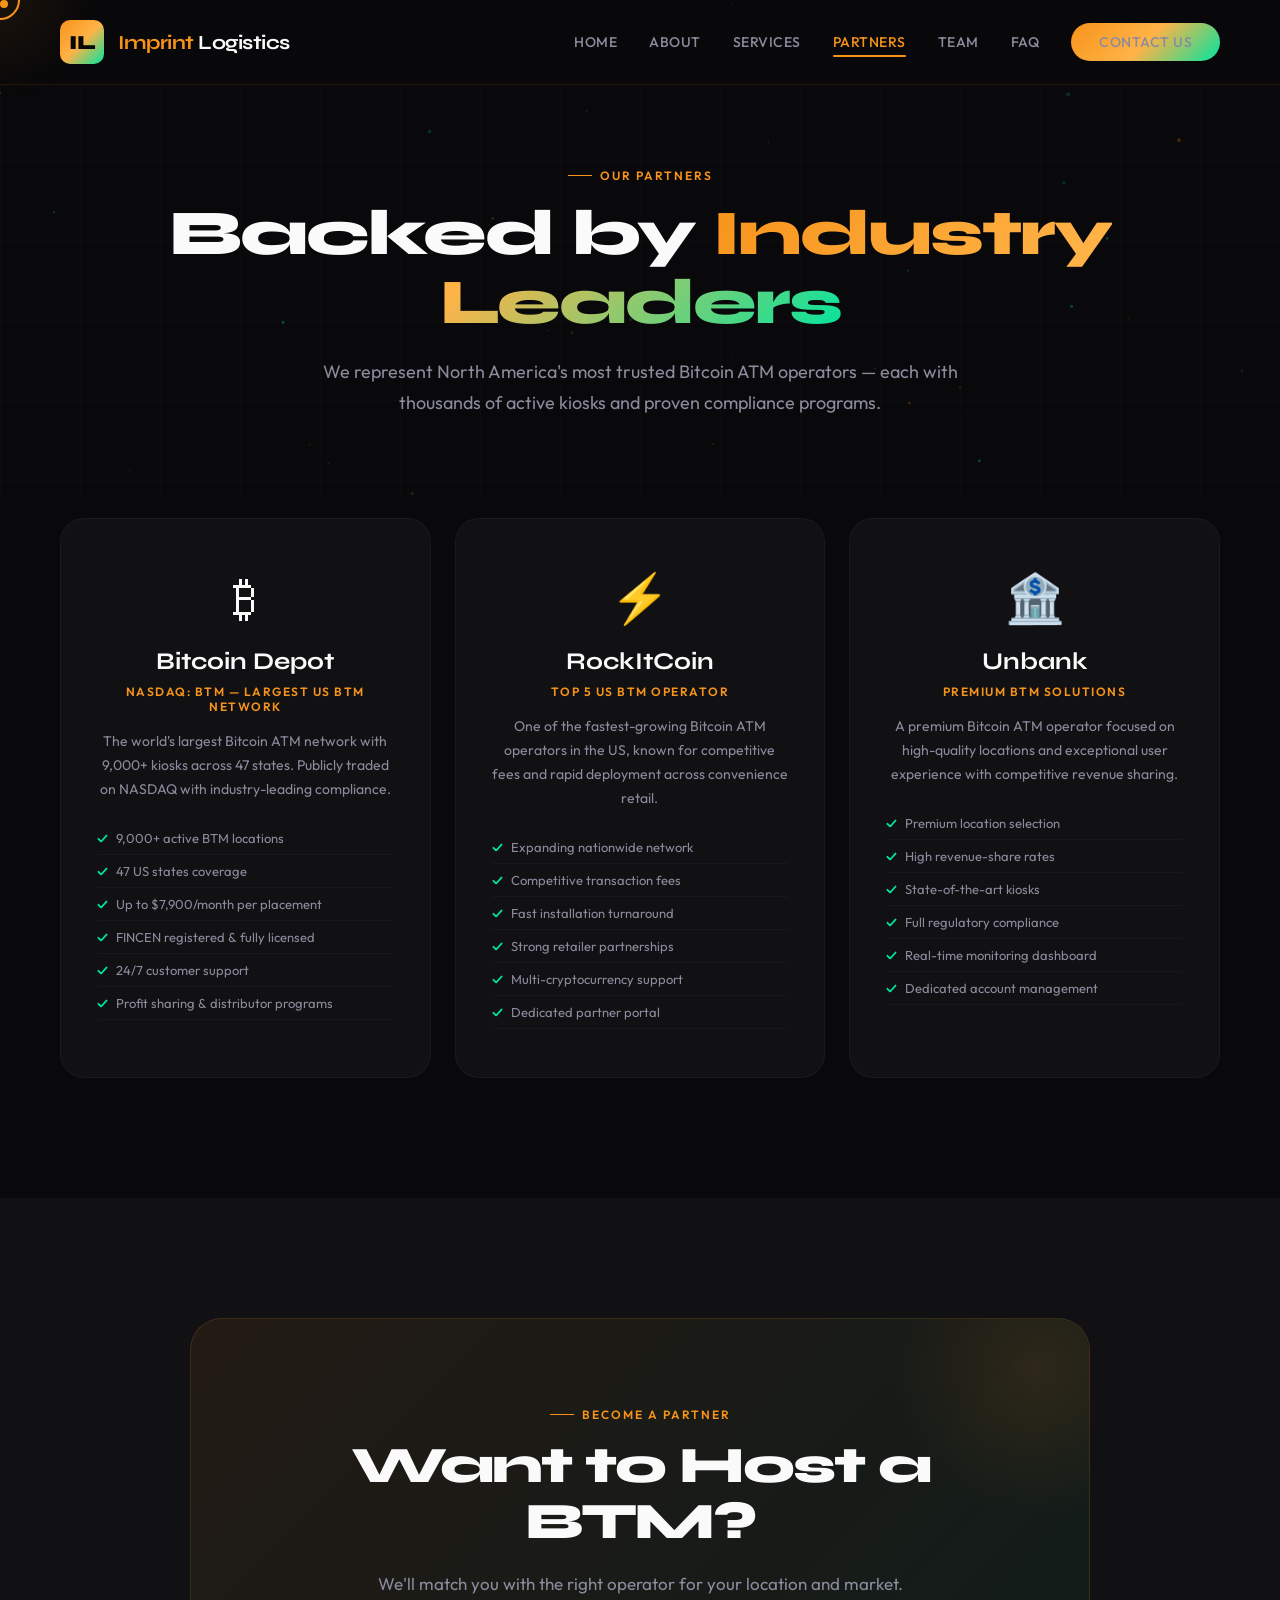
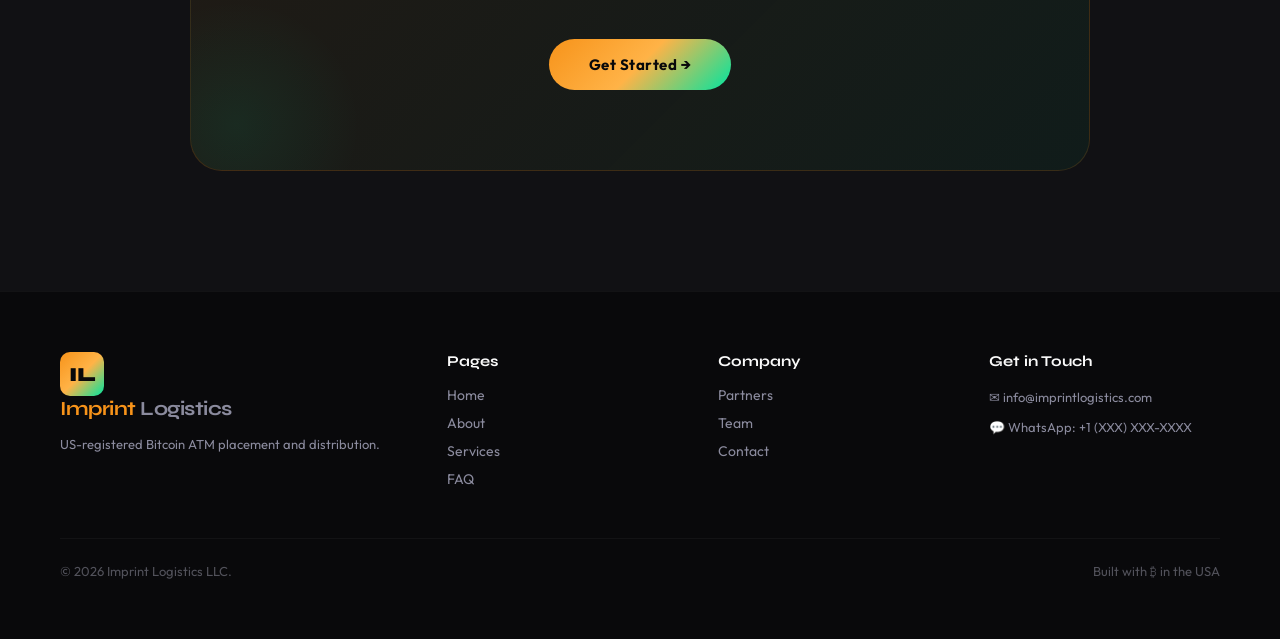
<file: pages/partners.html>
<!DOCTYPE html>
<html lang="en">
<head>
<meta charset="UTF-8"><meta name="viewport" content="width=device-width, initial-scale=1.0">
<title>Partners — Imprint Logistics LLC</title>
<link rel="preconnect" href="https://fonts.googleapis.com">
<link href="https://fonts.googleapis.com/css2?family=Outfit:wght@300;400;500;600;700;800;900&family=Syne:wght@400;500;600;700;800&family=JetBrains+Mono:wght@400;500;600&display=swap" rel="stylesheet">
<link rel="stylesheet" href="../css/style.css">
<style>.partner-detail{max-width:var(--max-w);margin:0 auto;display:grid;grid-template-columns:repeat(3,1fr);gap:24px}@media(max-width:1024px){.partner-detail{grid-template-columns:1fr}}</style>
</head>
<body>
<div class="cursor-dot"></div><div class="cursor-ring"></div><div class="cursor-glow"></div>
<canvas id="particles"></canvas><div class="grid-overlay"></div>
<nav><a href="../index.html" class="nav-logo"><div class="logo-icon">IL</div><span><em>Imprint</em> Logistics</span></a><div class="nav-links"><a href="../index.html">Home</a><a href="about.html">About</a><a href="services.html">Services</a><a href="partners.html" class="active">Partners</a><a href="team.html">Team</a><a href="faq.html">FAQ</a><a href="contact.html" class="nav-cta">Contact Us</a></div><button class="hamburger" aria-label="Menu"><span></span><span></span><span></span></button></nav>
<div class="mobile-menu"><button class="mobile-close">✕</button><a href="../index.html">Home</a><a href="about.html">About</a><a href="services.html">Services</a><a href="partners.html">Partners</a><a href="team.html">Team</a><a href="faq.html">FAQ</a><a href="contact.html">Contact</a></div>

<div class="page-hero"><div class="section-tag">Our Partners</div><h1>Backed by <span class="grad">Industry Leaders</span></h1><p>We represent North America's most trusted Bitcoin ATM operators — each with thousands of active kiosks and proven compliance programs.</p></div>

<section style="background:var(--bg);padding-top:20px">
  <div class="partner-detail">
    <div class="partner-card reveal">
      <div class="p-icon">₿</div>
      <h3>Bitcoin Depot</h3>
      <div class="p-tag">NASDAQ: BTM — Largest US BTM Network</div>
      <p>The world's largest Bitcoin ATM network with 9,000+ kiosks across 47 states. Publicly traded on NASDAQ with industry-leading compliance.</p>
      <ul>
        <li>9,000+ active BTM locations</li>
        <li>47 US states coverage</li>
        <li>Up to $7,900/month per placement</li>
        <li>FINCEN registered & fully licensed</li>
        <li>24/7 customer support</li>
        <li>Profit sharing & distributor programs</li>
      </ul>
    </div>
    <div class="partner-card reveal">
      <div class="p-icon">⚡</div>
      <h3>RockItCoin</h3>
      <div class="p-tag">Top 5 US BTM Operator</div>
      <p>One of the fastest-growing Bitcoin ATM operators in the US, known for competitive fees and rapid deployment across convenience retail.</p>
      <ul>
        <li>Expanding nationwide network</li>
        <li>Competitive transaction fees</li>
        <li>Fast installation turnaround</li>
        <li>Strong retailer partnerships</li>
        <li>Multi-cryptocurrency support</li>
        <li>Dedicated partner portal</li>
      </ul>
    </div>
    <div class="partner-card reveal">
      <div class="p-icon">🏦</div>
      <h3>Unbank</h3>
      <div class="p-tag">Premium BTM Solutions</div>
      <p>A premium Bitcoin ATM operator focused on high-quality locations and exceptional user experience with competitive revenue sharing.</p>
      <ul>
        <li>Premium location selection</li>
        <li>High revenue-share rates</li>
        <li>State-of-the-art kiosks</li>
        <li>Full regulatory compliance</li>
        <li>Real-time monitoring dashboard</li>
        <li>Dedicated account management</li>
      </ul>
    </div>
  </div>
</section>

<section style="background:var(--bg2)"><div class="cta-box reveal"><div class="section-tag">Become a Partner</div><h2 class="section-title">Want to Host a BTM?</h2><p class="section-desc">We'll match you with the right operator for your location and market.</p><a href="contact.html" class="btn-primary">Get Started →</a></div></section>

<footer><div class="footer-inner"><div class="footer-col"><a href="../index.html" class="nav-logo" style="margin-bottom:12px"><div class="logo-icon">IL</div><span><em>Imprint</em> Logistics</span></a><p>US-registered Bitcoin ATM placement and distribution.</p></div><div class="footer-col"><h4>Pages</h4><a href="../index.html">Home</a><a href="about.html">About</a><a href="services.html">Services</a><a href="faq.html">FAQ</a></div><div class="footer-col"><h4>Company</h4><a href="partners.html">Partners</a><a href="team.html">Team</a><a href="contact.html">Contact</a></div><div class="footer-col"><h4>Get in Touch</h4><p>✉ info@imprintlogistics.com</p><p style="margin-top:8px">💬 WhatsApp: +1 (XXX) XXX-XXXX</p></div></div><div class="footer-bottom"><p>© 2026 Imprint Logistics LLC.</p><p>Built with ₿ in the USA</p></div></footer>
<script src="../js/main.js"></script>
</body></html>
</file>
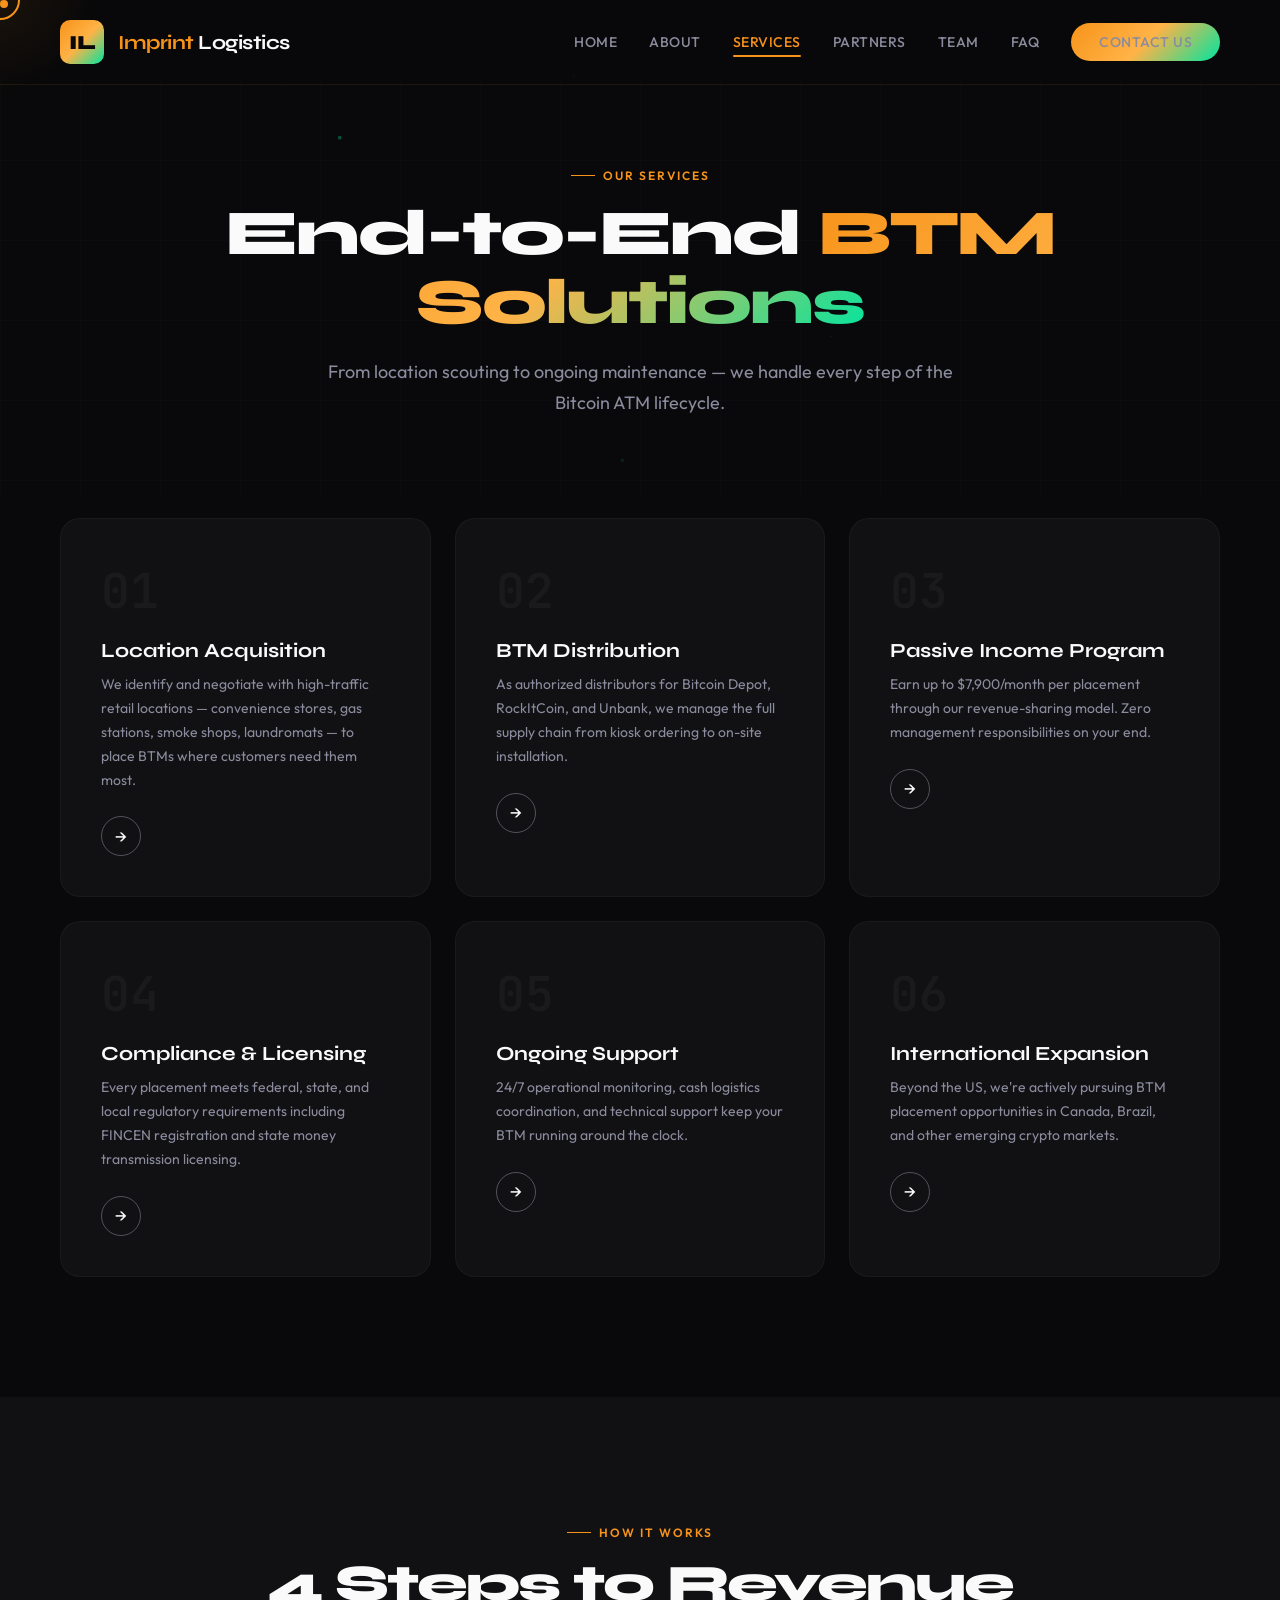
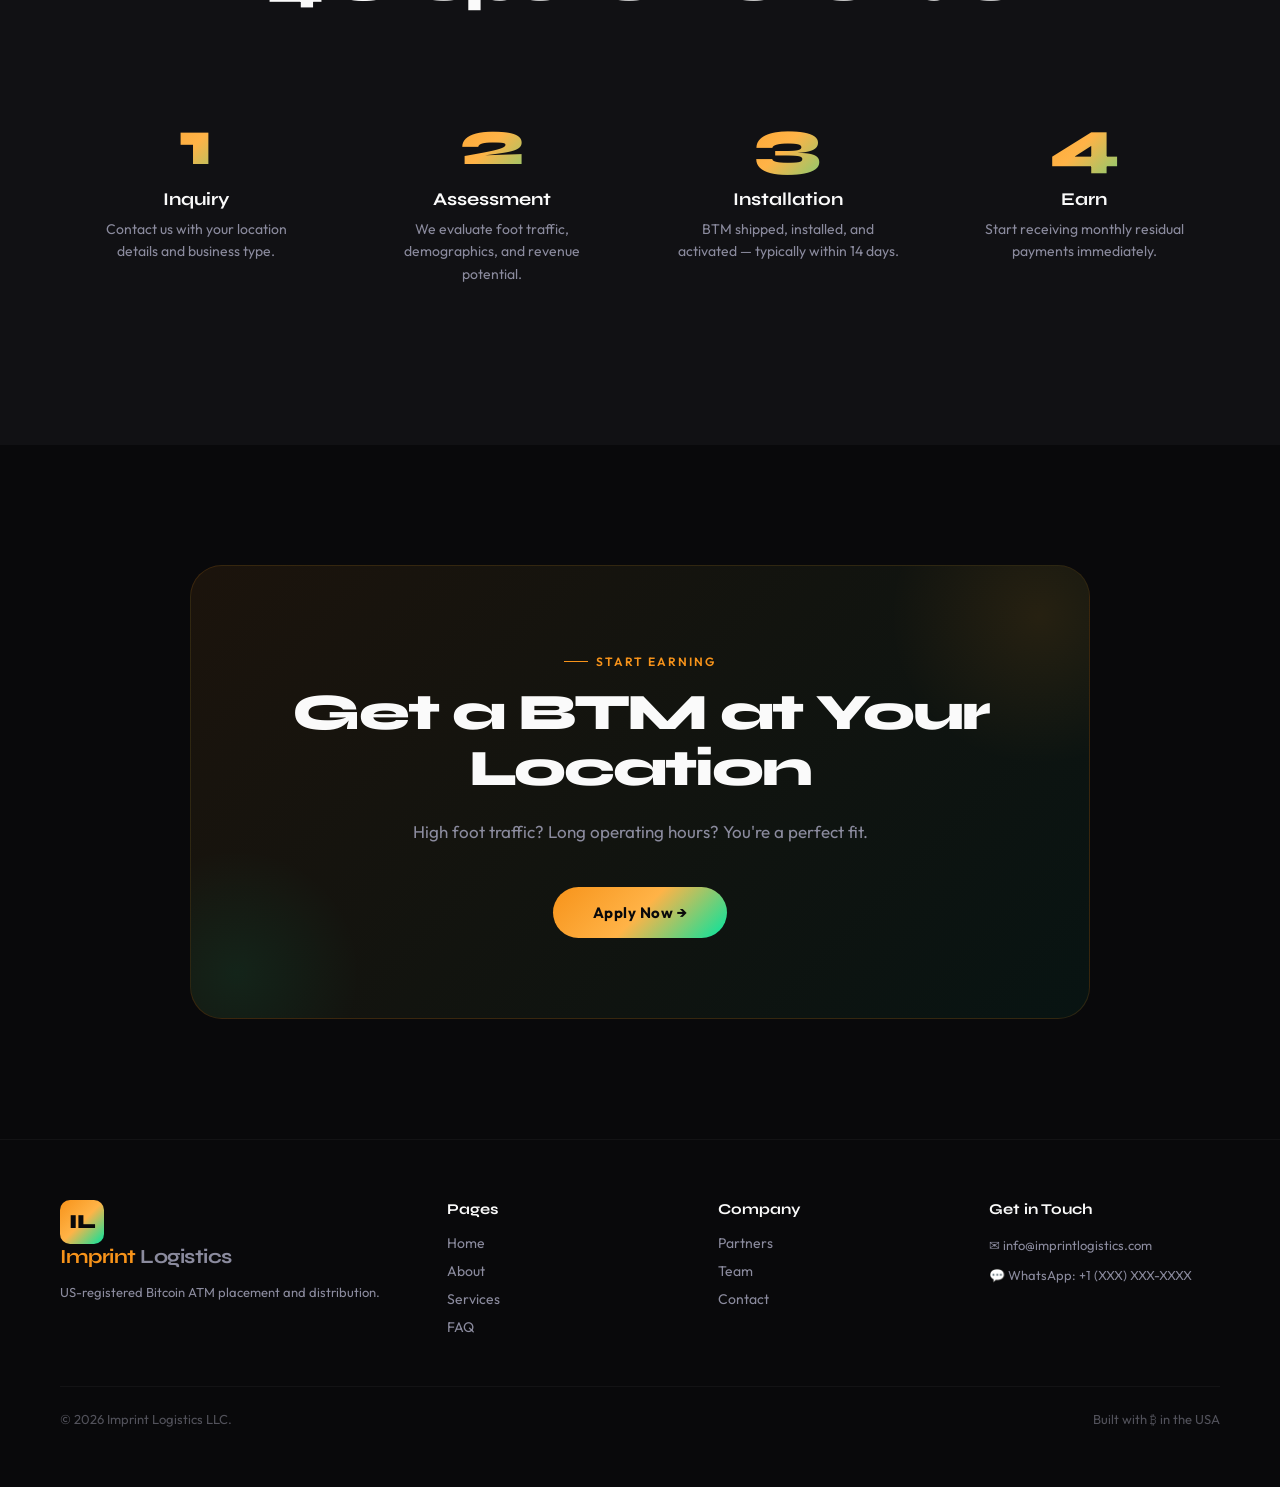
<file: pages/services.html>
<!DOCTYPE html>
<html lang="en">
<head>
<meta charset="UTF-8"><meta name="viewport" content="width=device-width, initial-scale=1.0">
<title>Services — Imprint Logistics LLC</title>
<link rel="preconnect" href="https://fonts.googleapis.com">
<link href="https://fonts.googleapis.com/css2?family=Outfit:wght@300;400;500;600;700;800;900&family=Syne:wght@400;500;600;700;800&family=JetBrains+Mono:wght@400;500;600&display=swap" rel="stylesheet">
<link rel="stylesheet" href="../css/style.css">
<style>
.services-grid{max-width:var(--max-w);margin:0 auto;display:grid;grid-template-columns:repeat(3,1fr);gap:24px}
.process-steps{max-width:var(--max-w);margin:0 auto;display:grid;grid-template-columns:repeat(4,1fr);gap:24px}
.step{text-align:center;padding:40px 24px}
.step-num{font-family:'Syne';font-weight:900;font-size:64px;background:var(--gradient);-webkit-background-clip:text;-webkit-text-fill-color:transparent;line-height:1}
.step h3{font-family:'Syne';font-weight:700;font-size:18px;margin:12px 0 8px}
.step p{font-size:14px;color:var(--gray);line-height:1.6}
.step-connector{display:flex;align-items:center;justify-content:center;color:var(--gray2);font-size:24px}
@media(max-width:1024px){.services-grid,.process-steps{grid-template-columns:1fr}.step-connector{display:none}}
</style>
</head>
<body>
<div class="cursor-dot"></div><div class="cursor-ring"></div><div class="cursor-glow"></div>
<canvas id="particles"></canvas><div class="grid-overlay"></div>
<nav><a href="../index.html" class="nav-logo"><div class="logo-icon">IL</div><span><em>Imprint</em> Logistics</span></a><div class="nav-links"><a href="../index.html">Home</a><a href="about.html">About</a><a href="services.html" class="active">Services</a><a href="partners.html">Partners</a><a href="team.html">Team</a><a href="faq.html">FAQ</a><a href="contact.html" class="nav-cta">Contact Us</a></div><button class="hamburger" aria-label="Menu"><span></span><span></span><span></span></button></nav>
<div class="mobile-menu"><button class="mobile-close">✕</button><a href="../index.html">Home</a><a href="about.html">About</a><a href="services.html">Services</a><a href="partners.html">Partners</a><a href="team.html">Team</a><a href="faq.html">FAQ</a><a href="contact.html">Contact</a></div>

<div class="page-hero"><div class="section-tag">Our Services</div><h1>End-to-End <span class="grad">BTM Solutions</span></h1><p>From location scouting to ongoing maintenance — we handle every step of the Bitcoin ATM lifecycle.</p></div>

<section style="background:var(--bg);padding-top:20px">
  <div class="services-grid">
    <div class="card reveal"><div class="num">01</div><h3>Location Acquisition</h3><p>We identify and negotiate with high-traffic retail locations — convenience stores, gas stations, smoke shops, laundromats — to place BTMs where customers need them most.</p><div class="arrow">→</div></div>
    <div class="card reveal"><div class="num">02</div><h3>BTM Distribution</h3><p>As authorized distributors for Bitcoin Depot, RockItCoin, and Unbank, we manage the full supply chain from kiosk ordering to on-site installation.</p><div class="arrow">→</div></div>
    <div class="card reveal"><div class="num">03</div><h3>Passive Income Program</h3><p>Earn up to $7,900/month per placement through our revenue-sharing model. Zero management responsibilities on your end.</p><div class="arrow">→</div></div>
    <div class="card reveal"><div class="num">04</div><h3>Compliance & Licensing</h3><p>Every placement meets federal, state, and local regulatory requirements including FINCEN registration and state money transmission licensing.</p><div class="arrow">→</div></div>
    <div class="card reveal"><div class="num">05</div><h3>Ongoing Support</h3><p>24/7 operational monitoring, cash logistics coordination, and technical support keep your BTM running around the clock.</p><div class="arrow">→</div></div>
    <div class="card reveal"><div class="num">06</div><h3>International Expansion</h3><p>Beyond the US, we're actively pursuing BTM placement opportunities in Canada, Brazil, and other emerging crypto markets.</p><div class="arrow">→</div></div>
  </div>
</section>

<section style="background:var(--bg2)">
  <div class="section-center reveal" style="margin-bottom:60px"><div class="section-tag">How It Works</div><h2 class="section-title">4 Steps to Revenue</h2></div>
  <div class="process-steps reveal">
    <div class="step"><div class="step-num">1</div><h3>Inquiry</h3><p>Contact us with your location details and business type.</p></div>
    <div class="step"><div class="step-num">2</div><h3>Assessment</h3><p>We evaluate foot traffic, demographics, and revenue potential.</p></div>
    <div class="step"><div class="step-num">3</div><h3>Installation</h3><p>BTM shipped, installed, and activated — typically within 14 days.</p></div>
    <div class="step"><div class="step-num">4</div><h3>Earn</h3><p>Start receiving monthly residual payments immediately.</p></div>
  </div>
</section>

<section style="background:var(--bg)"><div class="cta-box reveal"><div class="section-tag">Start Earning</div><h2 class="section-title">Get a BTM at Your Location</h2><p class="section-desc">High foot traffic? Long operating hours? You're a perfect fit.</p><a href="contact.html" class="btn-primary">Apply Now →</a></div></section>

<footer><div class="footer-inner"><div class="footer-col"><a href="../index.html" class="nav-logo" style="margin-bottom:12px"><div class="logo-icon">IL</div><span><em>Imprint</em> Logistics</span></a><p>US-registered Bitcoin ATM placement and distribution.</p></div><div class="footer-col"><h4>Pages</h4><a href="../index.html">Home</a><a href="about.html">About</a><a href="services.html">Services</a><a href="faq.html">FAQ</a></div><div class="footer-col"><h4>Company</h4><a href="partners.html">Partners</a><a href="team.html">Team</a><a href="contact.html">Contact</a></div><div class="footer-col"><h4>Get in Touch</h4><p>✉ info@imprintlogistics.com</p><p style="margin-top:8px">💬 WhatsApp: +1 (XXX) XXX-XXXX</p></div></div><div class="footer-bottom"><p>© 2026 Imprint Logistics LLC.</p><p>Built with ₿ in the USA</p></div></footer>
<script src="../js/main.js"></script>
</body></html>
</file>
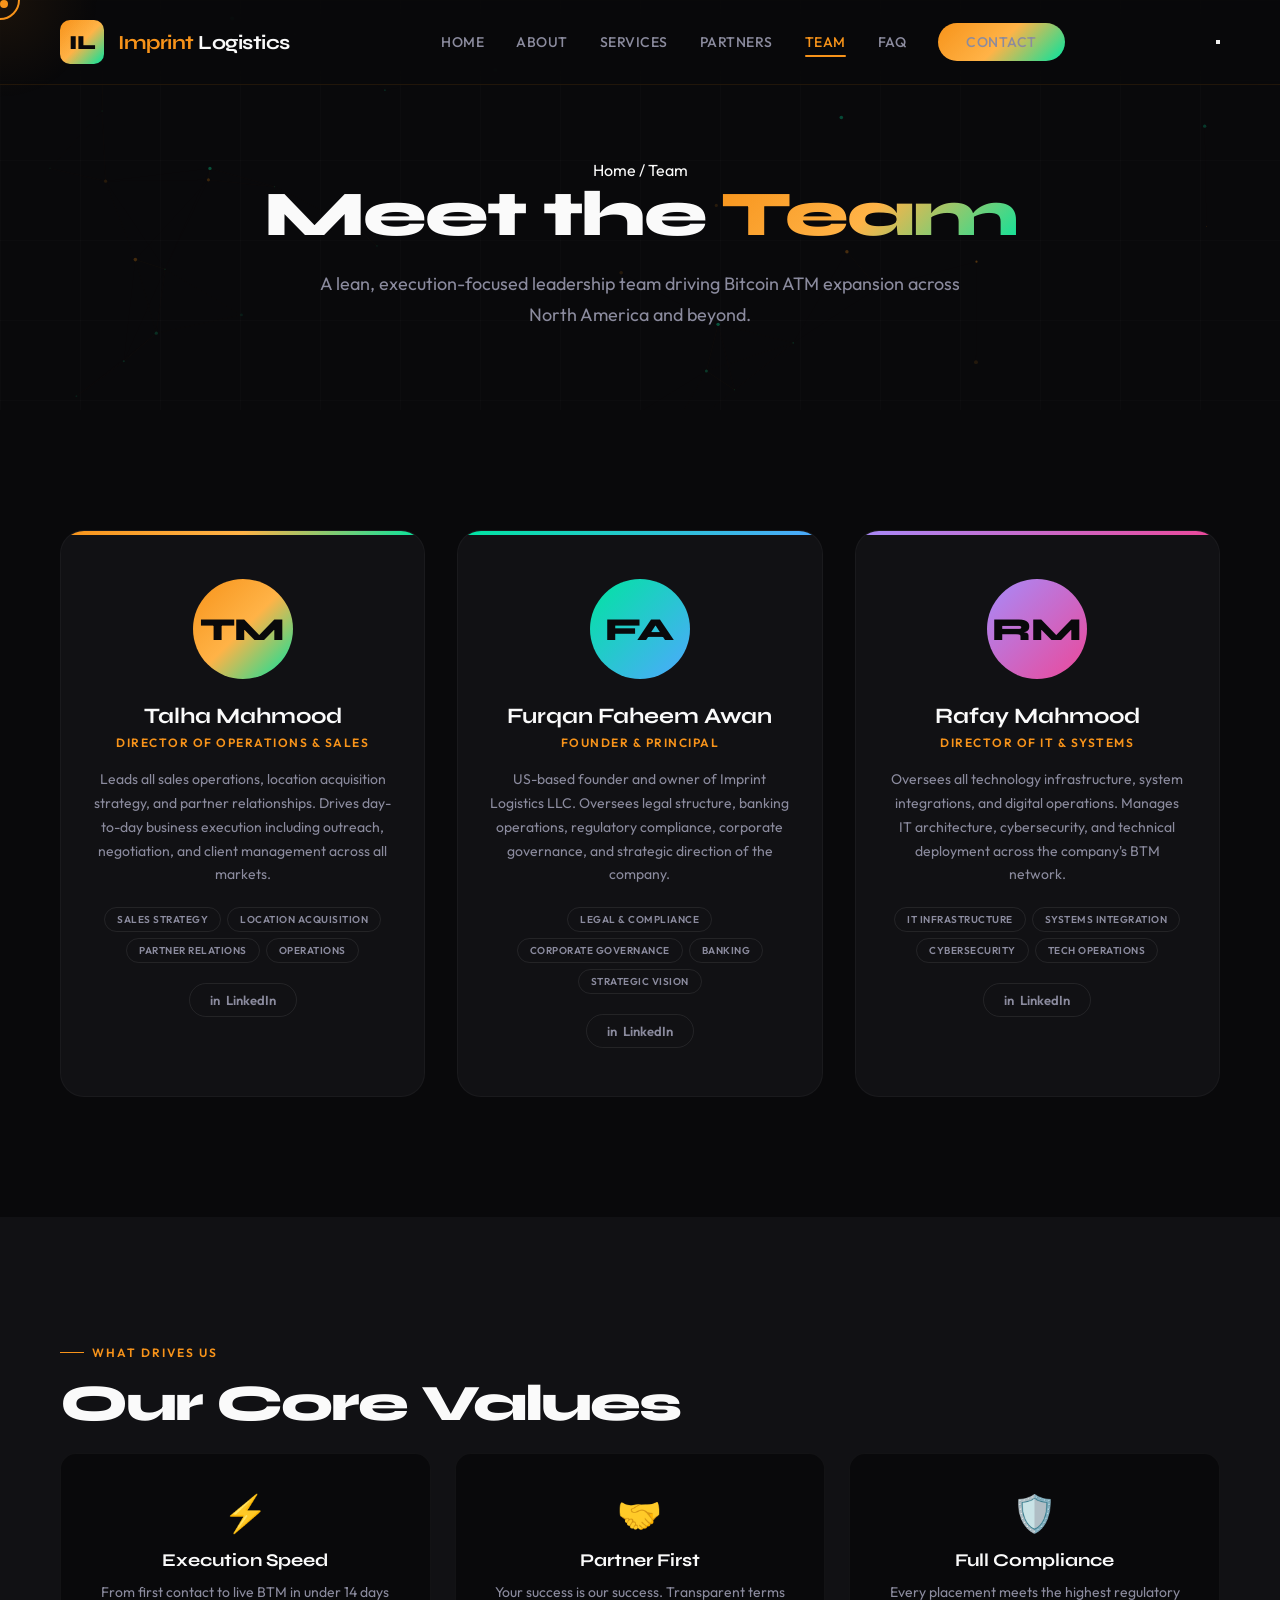
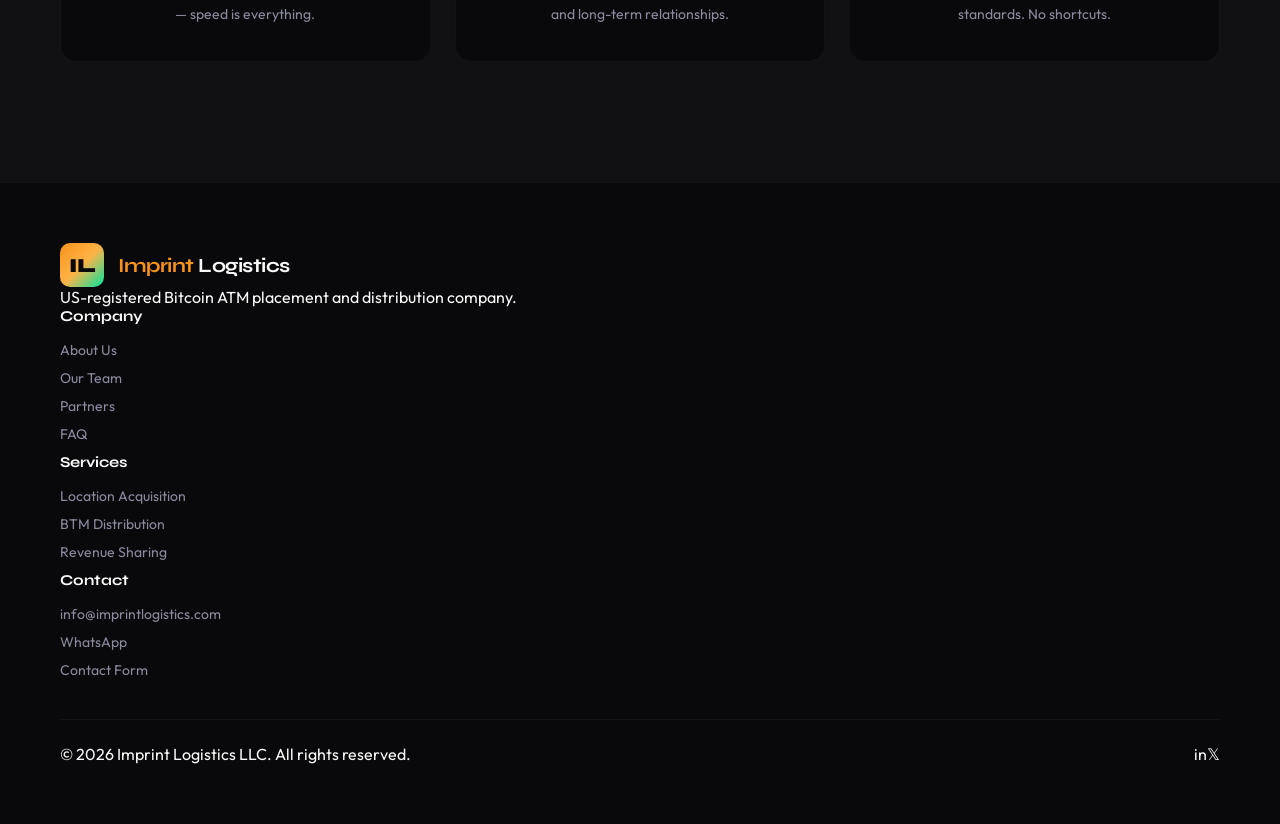
<file: pages/team.html>
<!DOCTYPE html>
<html lang="en">
<head>
<meta charset="UTF-8">
<meta name="viewport" content="width=device-width, initial-scale=1.0">
<title>Our Team — Imprint Logistics LLC</title>
<link rel="preconnect" href="https://fonts.googleapis.com">
<link href="https://fonts.googleapis.com/css2?family=Outfit:wght@300;400;500;600;700;800;900&family=Syne:wght@400;500;600;700;800&family=JetBrains+Mono:wght@400;500;600&display=swap" rel="stylesheet">
<link rel="stylesheet" href="/css/style.css">
<style>
.team-cards{max-width:1200px;margin:0 auto;display:grid;grid-template-columns:1fr 1fr 1fr;gap:32px}
.t-card{background:var(--bg2);border:1px solid rgba(255,255,255,.04);border-radius:24px;padding:48px 32px;text-align:center;transition:all .5s;position:relative;overflow:hidden}
.t-card::before{content:'';position:absolute;top:0;left:0;right:0;height:4px;border-radius:24px 24px 0 0}
.t-card:nth-child(1)::before{background:var(--gradient)}
.t-card:nth-child(2)::before{background:linear-gradient(135deg,var(--teal),#4ea8ff)}
.t-card:nth-child(3)::before{background:linear-gradient(135deg,#a78bfa,#ec4899)}
.t-card:hover{border-color:rgba(247,147,26,.15);transform:translateY(-8px);box-shadow:0 24px 60px rgba(0,0,0,.3)}
.t-avatar{width:100px;height:100px;border-radius:50%;margin:0 auto 24px;display:flex;align-items:center;justify-content:center;font-family:'Syne';font-weight:800;font-size:32px;color:var(--bg)}
.t-card:nth-child(1) .t-avatar{background:var(--gradient)}
.t-card:nth-child(2) .t-avatar{background:linear-gradient(135deg,var(--teal),#4ea8ff)}
.t-card:nth-child(3) .t-avatar{background:linear-gradient(135deg,#a78bfa,#ec4899)}
.t-card h3{font-family:'Syne';font-weight:700;font-size:22px;margin-bottom:6px}
.t-card .role{font-size:12px;color:var(--gold);text-transform:uppercase;letter-spacing:1.5px;font-weight:600;margin-bottom:18px}
.t-card p{font-size:14px;color:var(--gray);line-height:1.7;margin-bottom:20px}
.t-skills{display:flex;flex-wrap:wrap;gap:6px;justify-content:center;margin-bottom:20px}
.t-skills span{font-size:10px;font-weight:600;text-transform:uppercase;letter-spacing:.5px;padding:5px 12px;border-radius:50px;border:1px solid rgba(255,255,255,.08);color:var(--gray);transition:all .3s}
.t-card:hover .t-skills span{border-color:rgba(247,147,26,.2);color:var(--white)}
.t-linkedin{display:inline-flex;align-items:center;gap:6px;font-size:13px;font-weight:600;color:var(--gray);border:1px solid rgba(255,255,255,.08);border-radius:50px;padding:8px 20px;transition:all .3s}
.t-linkedin:hover{color:#0a66c2;border-color:#0a66c2;transform:translateY(-2px)}
.values-section{background:var(--bg2)}
.values-grid{display:grid;grid-template-columns:repeat(3,1fr);gap:24px;max-width:1200px;margin:0 auto}
.v-card{background:var(--bg);border:1px solid rgba(255,255,255,.04);border-radius:16px;padding:36px;text-align:center;transition:all .4s}
.v-card:hover{border-color:rgba(247,147,26,.12);transform:translateY(-4px)}
.v-card .v-icon{font-size:36px;margin-bottom:14px}
.v-card h3{font-family:'Syne';font-weight:700;font-size:18px;margin-bottom:10px}
.v-card p{font-size:14px;color:var(--gray);line-height:1.6}
@media(max-width:1024px){.team-cards{grid-template-columns:1fr}}
@media(max-width:768px){.values-grid{grid-template-columns:1fr}}
</style>
</head>
<body>
<div class="cursor-dot"></div><div class="cursor-ring"></div><div class="cursor-glow"></div>
<canvas id="particles"></canvas><div class="grid-overlay"></div>
<nav>
  <a href="../index.html" class="nav-logo"><div class="logo-icon">IL</div><span><em>Imprint</em> Logistics</span></a>
  <div class="nav-links">
    <a href="../index.html">Home</a><a href="about.html">About</a><a href="services.html">Services</a>
    <a href="partners.html">Partners</a><a href="team.html" class="active">Team</a><a href="faq.html">FAQ</a>
    <a href="contact.html" class="nav-cta">Contact</a>
  </div>
  <button class="nav-hamburger" aria-label="Menu"><span></span><span></span><span></span></button>
</nav>
<div class="mobile-menu">
  <button class="mobile-close">✕</button>
  <a href="../index.html">Home</a><a href="about.html">About</a><a href="services.html">Services</a>
  <a href="partners.html">Partners</a><a href="team.html">Team</a><a href="faq.html">FAQ</a><a href="contact.html">Contact</a>
</div>

<div class="page-hero">
  <div>
    <div class="breadcrumb"><a href="../index.html">Home</a> / Team</div>
    <h1>Meet the <span class="grad">Team</span></h1>
    <p class="section-desc">A lean, execution-focused leadership team driving Bitcoin ATM expansion across North America and beyond.</p>
  </div>
</div>

<section style="background:var(--bg)">
  <div class="team-cards">
    <div class="t-card card-hover reveal">
      <div class="t-avatar">TM</div>
      <h3>Talha Mahmood</h3>
      <div class="role">Director of Operations & Sales</div>
      <p>Leads all sales operations, location acquisition strategy, and partner relationships. Drives day-to-day business execution including outreach, negotiation, and client management across all markets.</p>
      <div class="t-skills"><span>Sales Strategy</span><span>Location Acquisition</span><span>Partner Relations</span><span>Operations</span></div>
      <a href="#" target="_blank" class="t-linkedin card-hover">in &nbsp;LinkedIn</a>
    </div>
    <div class="t-card card-hover reveal reveal-delay-1">
      <div class="t-avatar">FA</div>
      <h3>Furqan Faheem Awan</h3>
      <div class="role">Founder & Principal</div>
      <p>US-based founder and owner of Imprint Logistics LLC. Oversees legal structure, banking operations, regulatory compliance, corporate governance, and strategic direction of the company.</p>
      <div class="t-skills"><span>Legal & Compliance</span><span>Corporate Governance</span><span>Banking</span><span>Strategic Vision</span></div>
      <a href="#" target="_blank" class="t-linkedin card-hover">in &nbsp;LinkedIn</a>
    </div>
    <div class="t-card card-hover reveal reveal-delay-2">
      <div class="t-avatar">RM</div>
      <h3>Rafay Mahmood</h3>
      <div class="role">Director of IT & Systems</div>
      <p>Oversees all technology infrastructure, system integrations, and digital operations. Manages IT architecture, cybersecurity, and technical deployment across the company's BTM network.</p>
      <div class="t-skills"><span>IT Infrastructure</span><span>Systems Integration</span><span>Cybersecurity</span><span>Tech Operations</span></div>
      <a href="#" target="_blank" class="t-linkedin card-hover">in &nbsp;LinkedIn</a>
    </div>
  </div>
</section>

<section class="values-section">
  <div class="section-header reveal"><div class="section-tag">What Drives Us</div><h2 class="section-title">Our Core Values</h2></div>
  <div class="values-grid">
    <div class="v-card card-hover reveal"><div class="v-icon">⚡</div><h3>Execution Speed</h3><p>From first contact to live BTM in under 14 days — speed is everything.</p></div>
    <div class="v-card card-hover reveal reveal-delay-1"><div class="v-icon">🤝</div><h3>Partner First</h3><p>Your success is our success. Transparent terms and long-term relationships.</p></div>
    <div class="v-card card-hover reveal reveal-delay-2"><div class="v-icon">🛡️</div><h3>Full Compliance</h3><p>Every placement meets the highest regulatory standards. No shortcuts.</p></div>
  </div>
</section>

<footer>
  <div class="footer-grid">
    <div class="footer-brand"><a href="../index.html" class="nav-logo"><div class="logo-icon">IL</div><span><em>Imprint</em> Logistics</span></a><p>US-registered Bitcoin ATM placement and distribution company.</p></div>
    <div class="footer-col"><h4>Company</h4><a href="about.html">About Us</a><a href="team.html">Our Team</a><a href="partners.html">Partners</a><a href="faq.html">FAQ</a></div>
    <div class="footer-col"><h4>Services</h4><a href="services.html">Location Acquisition</a><a href="services.html">BTM Distribution</a><a href="services.html">Revenue Sharing</a></div>
    <div class="footer-col"><h4>Contact</h4><a href="mailto:info@imprintlogistics.com">info@imprintlogistics.com</a><a href="https://wa.me/1234567890" target="_blank">WhatsApp</a><a href="contact.html">Contact Form</a></div>
  </div>
  <div class="footer-bottom"><span>© 2026 Imprint Logistics LLC. All rights reserved.</span><div class="footer-socials"><a href="#">in</a><a href="#">𝕏</a></div></div>
</footer>
<script src="/js/main.js"></script>
</body>
</html>
</file>
<file: css/style.css>
/* ===== RESET & VARIABLES ===== */
*,*::before,*::after{margin:0;padding:0;box-sizing:border-box}
:root{
  --bg:#09090b;--bg2:#111114;--bg3:#18181b;
  --gold:#f7931a;--gold2:#ffb347;--gold3:#ffd700;
  --teal:#00e5a0;--teal2:#00ffc8;
  --white:#fafafa;--gray:#8b8b9e;--gray2:#52525b;
  --gradient:linear-gradient(135deg,var(--gold),var(--gold2),var(--teal));
  --max-w:1400px;
}
html{scroll-behavior:smooth;cursor:none}
body{font-family:'Outfit',sans-serif;background:var(--bg);color:var(--white);overflow-x:hidden;cursor:none}
a{text-decoration:none;color:inherit;cursor:none}
button{cursor:none;font-family:'Outfit',sans-serif}

/* ===== CUSTOM CURSOR ===== */
.cursor-dot{width:8px;height:8px;background:var(--gold);border-radius:50%;position:fixed;top:0;left:0;pointer-events:none;z-index:99999;transition:transform .1s}
.cursor-ring{width:40px;height:40px;border:2px solid var(--gold);border-radius:50%;position:fixed;top:0;left:0;pointer-events:none;z-index:99998;transition:width .3s,height .3s,border-color .3s}
.cursor-ring.hover{width:60px;height:60px;border-color:var(--teal)}
.cursor-dot.hover{background:var(--teal);transform:scale(1.5)}
.cursor-glow{width:200px;height:200px;background:radial-gradient(circle,rgba(247,147,26,.08),transparent 70%);border-radius:50%;position:fixed;top:0;left:0;pointer-events:none;z-index:99997}

/* ===== PARTICLES & GRID ===== */
#particles{position:fixed;top:0;left:0;width:100%;height:100%;z-index:0;pointer-events:none}
.grid-overlay{position:fixed;top:0;left:0;width:100%;height:100%;z-index:1;pointer-events:none;background-image:linear-gradient(rgba(255,255,255,.015) 1px,transparent 1px),linear-gradient(90deg,rgba(255,255,255,.015) 1px,transparent 1px);background-size:80px 80px}

/* ===== NAVIGATION ===== */
nav{position:fixed;top:0;left:0;width:100%;z-index:1000;padding:20px 60px;display:flex;justify-content:space-between;align-items:center;backdrop-filter:blur(20px);background:rgba(9,9,11,.6);border-bottom:1px solid rgba(247,147,26,.1);transition:all .4s}
nav.scrolled{padding:14px 60px;background:rgba(9,9,11,.92)}
.nav-logo{display:flex;align-items:center;gap:14px}
.nav-logo .logo-icon{width:44px;height:44px;border-radius:10px;background:var(--gradient);display:flex;align-items:center;justify-content:center;font-family:'Syne';font-weight:800;font-size:20px;color:var(--bg)}
.nav-logo span{font-family:'Syne';font-weight:700;font-size:20px;letter-spacing:-.5px}
.nav-logo span em{font-style:normal;color:var(--gold)}
.nav-links{display:flex;gap:32px;align-items:center}
.nav-links a{font-size:14px;font-weight:500;color:var(--gray);transition:color .3s;letter-spacing:.5px;text-transform:uppercase;position:relative}
.nav-links a:hover,.nav-links a.active{color:var(--gold)}
.nav-links a.active::after{content:'';position:absolute;bottom:-6px;left:0;width:100%;height:2px;background:var(--gold);border-radius:2px}
.nav-cta{padding:10px 28px;background:var(--gradient);color:var(--bg);font-weight:700;font-size:14px;border:none;border-radius:50px;letter-spacing:.5px;transition:transform .3s,box-shadow .3s}
.nav-cta:hover{transform:translateY(-2px);box-shadow:0 8px 30px rgba(247,147,26,.35)}
.hamburger{display:none;flex-direction:column;gap:5px;background:none;border:none;padding:8px}
.hamburger span{width:24px;height:2px;background:var(--white);border-radius:2px;transition:all .3s}
.mobile-menu{display:none;position:fixed;top:0;left:0;width:100%;height:100vh;background:rgba(9,9,11,.97);z-index:999;flex-direction:column;align-items:center;justify-content:center;gap:32px;backdrop-filter:blur(20px)}
.mobile-menu.open{display:flex}
.mobile-menu a{font-family:'Syne';font-size:24px;font-weight:700;color:var(--white);transition:color .3s}
.mobile-menu a:hover{color:var(--gold)}
.mobile-close{position:absolute;top:24px;right:28px;background:none;border:none;font-size:32px;color:var(--white);cursor:none}

/* ===== BUTTONS ===== */
.btn-primary{padding:16px 40px;background:var(--gradient);color:var(--bg);font-weight:700;font-size:15px;border:none;border-radius:60px;letter-spacing:.5px;transition:all .3s;position:relative;overflow:hidden;display:inline-flex;align-items:center;gap:8px}
.btn-primary::after{content:'';position:absolute;inset:0;background:linear-gradient(135deg,transparent,rgba(255,255,255,.2),transparent);transform:translateX(-100%);transition:transform .6s}
.btn-primary:hover::after{transform:translateX(100%)}
.btn-primary:hover{transform:translateY(-3px);box-shadow:0 12px 40px rgba(247,147,26,.4)}
.btn-outline{padding:16px 40px;background:transparent;color:var(--white);font-weight:600;font-size:15px;border:1.5px solid var(--gray2);border-radius:60px;transition:all .3s;display:inline-flex;align-items:center;gap:8px}
.btn-outline:hover{border-color:var(--gold);color:var(--gold);transform:translateY(-3px)}

/* ===== PAGE HERO ===== */
.page-hero{padding:160px 60px 80px;text-align:center;position:relative;z-index:2}
.page-hero .section-tag{justify-content:center}
.page-hero h1{font-family:'Syne';font-weight:900;font-size:clamp(36px,5vw,64px);line-height:1.08;letter-spacing:-2px;margin-bottom:20px}
.page-hero h1 .grad{background:var(--gradient);-webkit-background-clip:text;-webkit-text-fill-color:transparent;background-clip:text}
.page-hero p{font-size:18px;color:var(--gray);max-width:640px;margin:0 auto;line-height:1.7}

/* ===== SECTIONS ===== */
section{position:relative;z-index:2;padding:120px 60px}
.section-inner{max-width:var(--max-w);margin:0 auto}
.section-tag{display:inline-flex;align-items:center;gap:8px;font-size:12px;font-weight:600;color:var(--gold);text-transform:uppercase;letter-spacing:2px;margin-bottom:16px}
.section-tag::before{content:'';width:24px;height:1px;background:var(--gold)}
.section-title{font-family:'Syne';font-weight:800;font-size:clamp(32px,4vw,56px);line-height:1.1;letter-spacing:-2px;margin-bottom:20px}
.section-desc{font-size:17px;color:var(--gray);line-height:1.7;max-width:600px}
.section-center{text-align:center}
.section-center .section-desc{margin:0 auto}

/* ===== CARDS ===== */
.card{background:var(--bg2);border:1px solid rgba(255,255,255,.04);border-radius:20px;padding:40px;transition:all .5s;position:relative;overflow:hidden}
.card:hover{border-color:rgba(247,147,26,.15);transform:translateY(-6px)}
.card::before{content:'';position:absolute;top:0;left:0;right:0;height:3px;background:var(--gradient);transform:scaleX(0);transition:transform .5s;transform-origin:left}
.card:hover::before{transform:scaleX(1)}
.card-icon{width:52px;height:52px;border-radius:12px;display:flex;align-items:center;justify-content:center;font-size:24px;margin-bottom:18px;background:rgba(247,147,26,.1)}
.card-icon.teal{background:rgba(0,229,160,.1)}
.card-icon.blue{background:rgba(78,168,255,.1)}
.card-icon.red{background:rgba(255,100,100,.1)}
.card h3{font-family:'Syne';font-weight:700;font-size:20px;margin-bottom:10px}
.card p{font-size:14px;color:var(--gray);line-height:1.7}
.card .num{font-family:'JetBrains Mono';font-size:48px;font-weight:600;color:rgba(255,255,255,.04);margin-bottom:16px}
.card .arrow{width:40px;height:40px;border-radius:50%;border:1px solid var(--gray2);display:flex;align-items:center;justify-content:center;margin-top:24px;transition:all .3s;font-size:18px}
.card:hover .arrow{background:var(--gold);border-color:var(--gold);color:var(--bg)}

/* ===== STATS BAR ===== */
.stats-bar{position:relative;z-index:2;padding:0 60px;margin-top:-40px}
.stats-inner{max-width:var(--max-w);margin:0 auto;display:grid;grid-template-columns:repeat(4,1fr);background:rgba(17,17,20,.9);backdrop-filter:blur(20px);border:1px solid rgba(247,147,26,.12);border-radius:20px;overflow:hidden}
.stat-item{padding:40px 36px;text-align:center;border-right:1px solid rgba(255,255,255,.04)}
.stat-item:last-child{border-right:none}
.stat-num{font-family:'Syne';font-weight:800;font-size:clamp(28px,3vw,42px);background:var(--gradient);-webkit-background-clip:text;-webkit-text-fill-color:transparent;margin-bottom:6px}
.stat-label{font-size:13px;color:var(--gray);text-transform:uppercase;letter-spacing:1.5px;font-weight:500}

/* ===== MARQUEE ===== */
.marquee-section{overflow:hidden;padding:30px 0;border-top:1px solid rgba(255,255,255,.03);border-bottom:1px solid rgba(255,255,255,.03);background:var(--bg2);position:relative;z-index:2}
.marquee-track{display:flex;animation:marquee 25s linear infinite;width:max-content}
.marquee-item{font-family:'Syne';font-weight:800;font-size:clamp(28px,3vw,48px);color:rgba(255,255,255,.04);white-space:nowrap;padding:0 40px;text-transform:uppercase;letter-spacing:2px}
.marquee-item .sep{color:var(--gold);opacity:.3;margin:0 20px}
@keyframes marquee{0%{transform:translateX(0)}100%{transform:translateX(-50%)}}

/* ===== CTA BOX ===== */
.cta-box{max-width:900px;margin:0 auto;background:linear-gradient(135deg,rgba(247,147,26,.08),rgba(0,229,160,.05));border:1px solid rgba(247,147,26,.15);border-radius:32px;padding:80px 60px;position:relative;overflow:hidden;text-align:center}
.cta-box::before{content:'';position:absolute;top:-100px;right:-100px;width:300px;height:300px;background:radial-gradient(circle,rgba(247,147,26,.1),transparent 70%);border-radius:50%}
.cta-box::after{content:'';position:absolute;bottom:-80px;left:-80px;width:250px;height:250px;background:radial-gradient(circle,rgba(0,229,160,.08),transparent 70%);border-radius:50%}
.cta-box>*{position:relative;z-index:1}
.cta-box .section-tag{justify-content:center}
.cta-box .section-desc{margin:0 auto 40px}

/* ===== FOOTER ===== */
footer{background:var(--bg);border-top:1px solid rgba(255,255,255,.04);padding:60px;position:relative;z-index:2}
.footer-inner{max-width:var(--max-w);margin:0 auto;display:grid;grid-template-columns:1.5fr 1fr 1fr 1fr;gap:40px}
.footer-col h4{font-family:'Syne';font-weight:700;font-size:15px;margin-bottom:16px}
.footer-col a{display:block;font-size:14px;color:var(--gray);margin-bottom:10px;transition:color .3s}
.footer-col a:hover{color:var(--gold)}
.footer-col p{font-size:13px;color:var(--gray);line-height:1.7}
.footer-bottom{max-width:var(--max-w);margin:40px auto 0;padding-top:24px;border-top:1px solid rgba(255,255,255,.04);display:flex;justify-content:space-between;align-items:center}
.footer-bottom p{font-size:13px;color:var(--gray2)}

/* ===== FAQ ===== */
.faq-list{max-width:800px;margin:0 auto}
.faq-item{background:var(--bg2);border:1px solid rgba(255,255,255,.04);border-radius:16px;margin-bottom:12px;overflow:hidden;transition:border-color .3s}
.faq-item.open{border-color:rgba(247,147,26,.15)}
.faq-q{padding:24px 32px;display:flex;justify-content:space-between;align-items:center;font-weight:600;font-size:16px;transition:color .3s;user-select:none}
.faq-q:hover{color:var(--gold)}
.faq-q .faq-toggle{width:32px;height:32px;border-radius:50%;border:1px solid var(--gray2);display:flex;align-items:center;justify-content:center;font-size:20px;transition:all .3s;flex-shrink:0}
.faq-item.open .faq-toggle{background:var(--gold);border-color:var(--gold);color:var(--bg);transform:rotate(45deg)}
.faq-a{max-height:0;overflow:hidden;transition:max-height .4s ease}
.faq-a-inner{padding:0 32px 24px;font-size:15px;color:var(--gray);line-height:1.8}

/* ===== CONTACT ===== */
.contact-grid{display:grid;grid-template-columns:1fr 1fr;gap:60px;max-width:var(--max-w);margin:0 auto}
.contact-info-card{background:var(--bg2);border:1px solid rgba(255,255,255,.04);border-radius:20px;padding:32px;margin-bottom:16px;display:flex;align-items:center;gap:20px;transition:all .4s}
.contact-info-card:hover{border-color:rgba(247,147,26,.15);transform:translateX(6px)}
.contact-info-card .c-icon{width:52px;height:52px;border-radius:12px;background:rgba(247,147,26,.1);display:flex;align-items:center;justify-content:center;font-size:22px;flex-shrink:0}
.contact-info-card h4{font-weight:700;font-size:15px;margin-bottom:4px}
.contact-info-card p{font-size:14px;color:var(--gray)}
.contact-info-card a{color:var(--gold);font-weight:500}
.contact-form{display:flex;flex-direction:column;gap:16px}
.form-row{display:grid;grid-template-columns:1fr 1fr;gap:16px}
.form-group{display:flex;flex-direction:column;gap:6px}
.form-group label{font-size:13px;font-weight:600;color:var(--gray);text-transform:uppercase;letter-spacing:1px}
.form-group input,.form-group textarea,.form-group select{background:var(--bg2);border:1px solid rgba(255,255,255,.06);border-radius:12px;padding:14px 18px;color:var(--white);font-family:'Outfit';font-size:15px;outline:none;transition:border-color .3s;resize:none}
.form-group input:focus,.form-group textarea:focus,.form-group select:focus{border-color:var(--gold)}
.form-group textarea{min-height:120px}
.form-group select option{background:var(--bg2);color:var(--white)}

/* ===== TEAM PAGE ===== */
.team-detail{display:grid;grid-template-columns:1fr 1fr;gap:48px;max-width:var(--max-w);margin:0 auto}
.team-member{background:var(--bg2);border:1px solid rgba(255,255,255,.04);border-radius:24px;padding:48px;text-align:center;transition:all .4s}
.team-member:hover{border-color:rgba(247,147,26,.12);transform:translateY(-6px)}
.team-avatar{width:100px;height:100px;border-radius:50%;margin:0 auto 24px;display:flex;align-items:center;justify-content:center;font-family:'Syne';font-weight:800;font-size:36px;color:var(--bg)}
.team-member:nth-child(1) .team-avatar{background:var(--gradient)}
.team-member:nth-child(2) .team-avatar{background:linear-gradient(135deg,var(--teal),#4ea8ff)}
.team-member h3{font-family:'Syne';font-weight:700;font-size:22px;margin-bottom:4px}
.team-member .role{font-size:13px;color:var(--gold);text-transform:uppercase;letter-spacing:1.5px;font-weight:600;margin-bottom:16px}
.team-member p{font-size:14px;color:var(--gray);line-height:1.7;margin-bottom:12px}
.team-member .expertise{display:flex;flex-wrap:wrap;gap:8px;justify-content:center;margin-top:16px}
.team-member .expertise span{background:rgba(247,147,26,.08);border:1px solid rgba(247,147,26,.12);color:var(--gold);font-size:12px;padding:6px 14px;border-radius:50px;font-weight:500}

/* ===== PARTNER DETAIL ===== */
.partner-detail{max-width:var(--max-w);margin:0 auto;display:grid;grid-template-columns:repeat(3,1fr);gap:24px}
.partner-card{background:var(--bg2);border:1px solid rgba(255,255,255,.04);border-radius:24px;padding:48px 36px;text-align:center;transition:all .5s}
.partner-card:hover{border-color:rgba(247,147,26,.12);transform:translateY(-8px)}
.partner-card .p-icon{font-size:48px;margin-bottom:20px}
.partner-card h3{font-family:'Syne';font-weight:700;font-size:24px;margin-bottom:8px}
.partner-card .p-tag{font-size:12px;color:var(--gold);text-transform:uppercase;letter-spacing:1.5px;font-weight:600;margin-bottom:16px}
.partner-card p{font-size:14px;color:var(--gray);line-height:1.7;margin-bottom:20px}
.partner-card ul{list-style:none;text-align:left}
.partner-card ul li{font-size:13px;color:var(--gray);padding:8px 0;border-bottom:1px solid rgba(255,255,255,.03);display:flex;align-items:center;gap:8px}
.partner-card ul li::before{content:'✓';color:var(--teal);font-weight:700}

/* ===== SCROLL REVEAL ===== */
.reveal{opacity:0;transform:translateY(40px);transition:all .8s cubic-bezier(.16,1,.3,1)}
.reveal.active{opacity:1;transform:translateY(0)}
@keyframes fadeUp{from{opacity:0;transform:translateY(30px)}to{opacity:1;transform:translateY(0)}}

/* ===== RESPONSIVE ===== */
@media(max-width:1024px){
  nav{padding:16px 24px}
  .nav-links{display:none}
  .hamburger{display:flex}
  section{padding:80px 24px}
  .page-hero{padding:120px 24px 60px}
  .stats-bar{padding:0 24px}
  .stats-inner{grid-template-columns:repeat(2,1fr)}
  .contact-grid,.team-detail{grid-template-columns:1fr}
  .partner-detail{grid-template-columns:1fr}
  .footer-inner{grid-template-columns:1fr 1fr}
  .footer-bottom{flex-direction:column;gap:16px;text-align:center}
  .form-row{grid-template-columns:1fr}
  .cursor-dot,.cursor-ring,.cursor-glow{display:none}
  html,body,a,button{cursor:auto}
  .cta-box{padding:48px 24px}
}
@media(max-width:600px){
  .stats-inner,.footer-inner{grid-template-columns:1fr}
}
</file>
